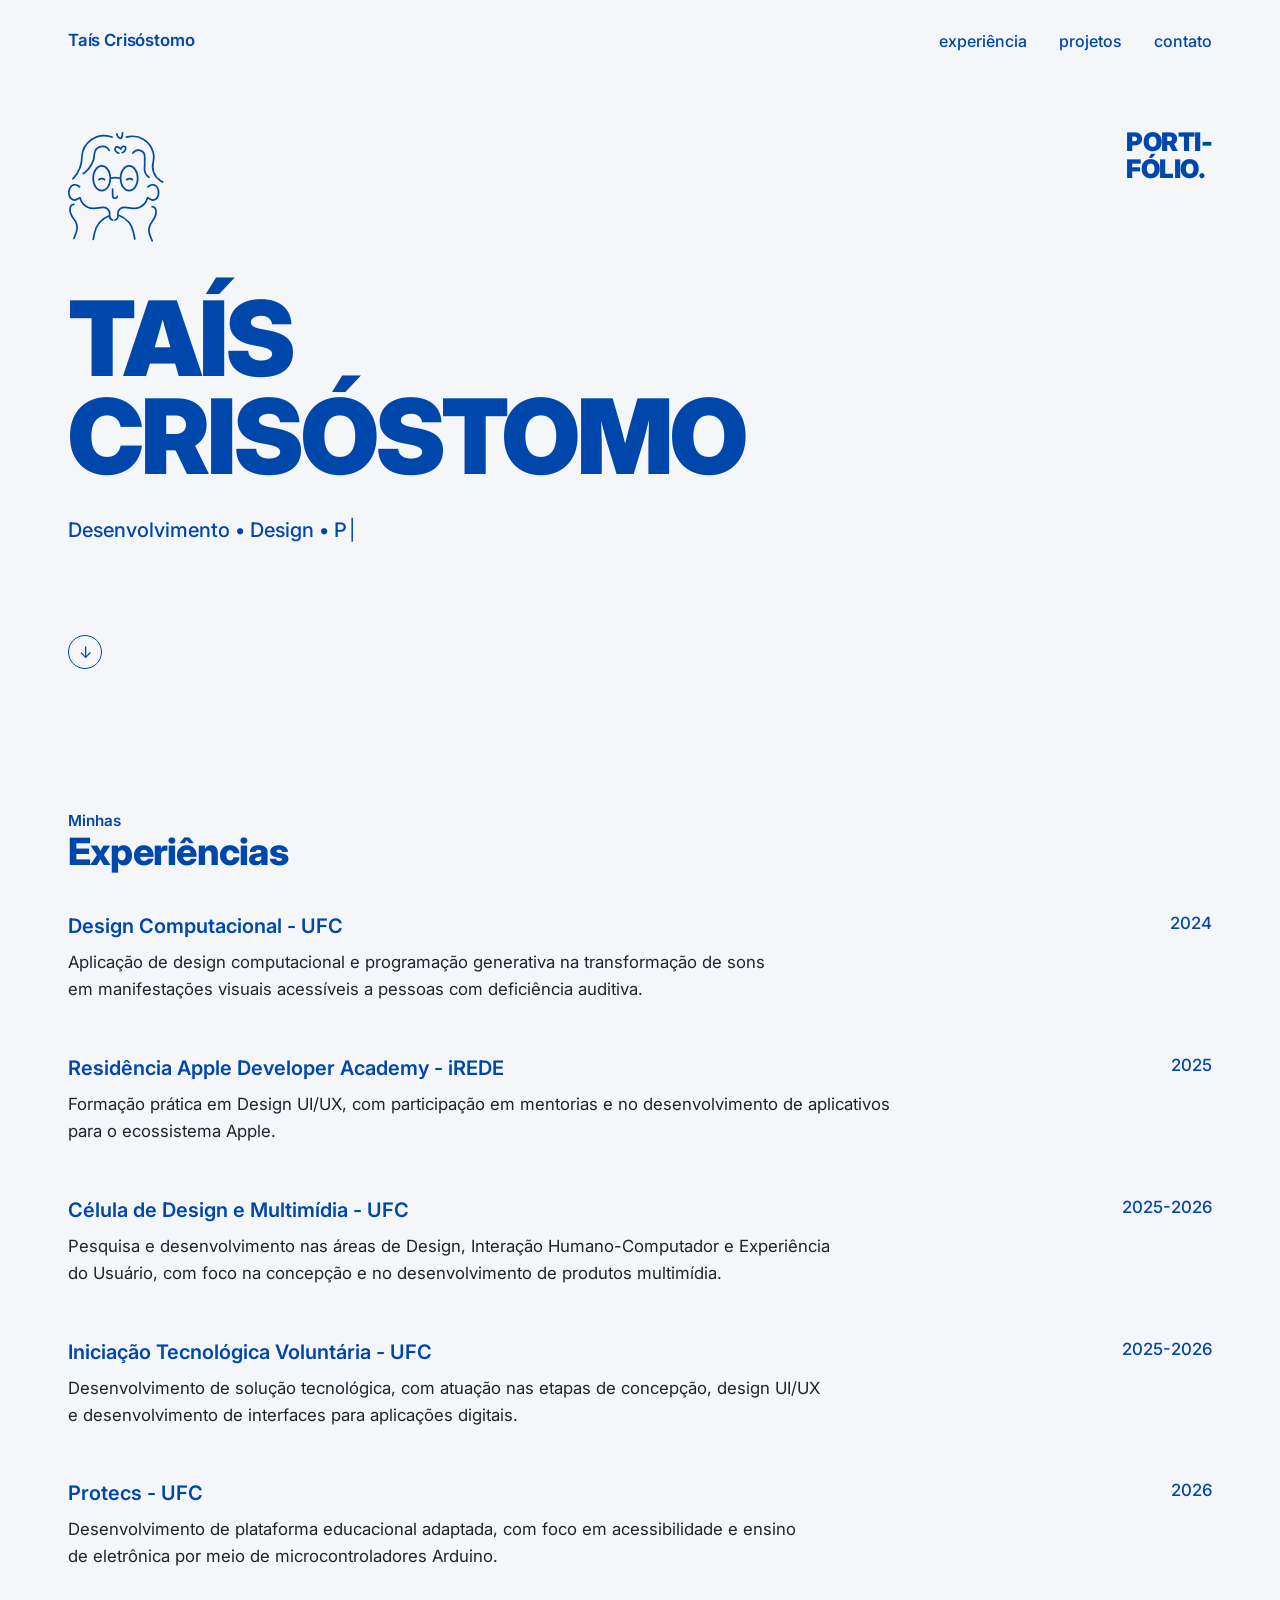
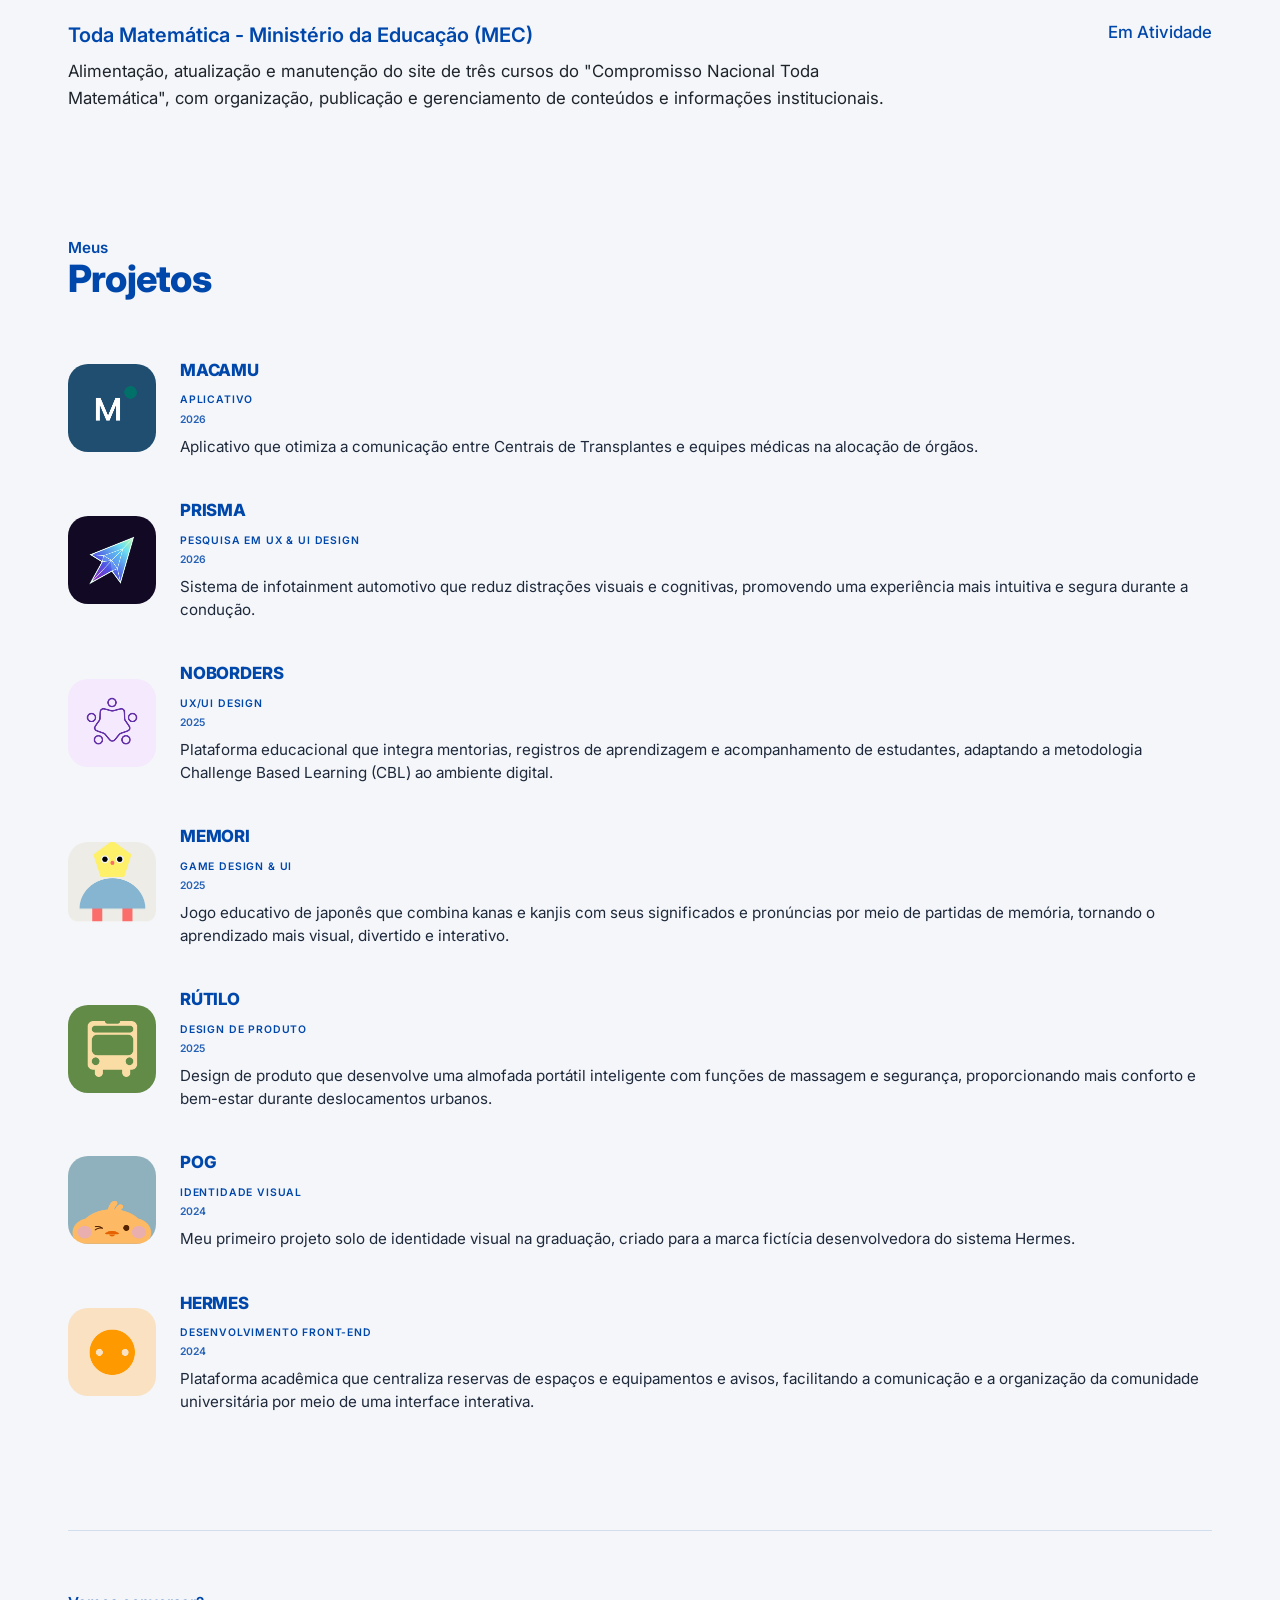
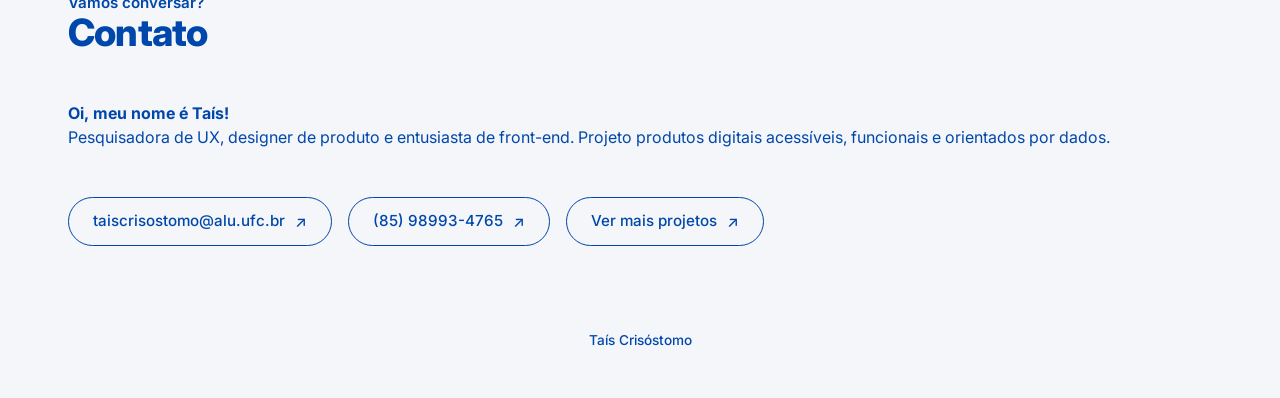
<file: index.html>
<!DOCTYPE html>
<html lang="pt-BR">

<head>
    <meta charset="UTF-8">
    <meta name="viewport" content="width=device-width, initial-scale=1.0">
    <title>Taís Crisóstomo — Portfólio</title>
    <link rel="icon" type="image/png" href="assets/favicon/favicon.png">
    <link rel="preconnect" href="https://fonts.googleapis.com">
    <link rel="preconnect" href="https://fonts.gstatic.com" crossorigin>
    <link href="https://fonts.googleapis.com/css2?family=Inter:wght@400;500;600;700;800;900&display=swap"
        rel="stylesheet">
    <link rel="stylesheet" href="style.css">
</head>

<body>

    <!-- Container que mantém o menu sticky apenas até o fim da Hero -->
    <div class="hero-wrapper">
        <!-- Navegação -->
        <header class="navbar">
            <nav class="container nav-content">
                <a href="#inicio" class="nav-brand">Taís Crisóstomo</a>
                <div class="nav-links">
                    <a href="#experiencia">experiência</a>
                    <a href="#projetos">projetos</a>
                    <a href="#contato">contato</a>
                </div>
            </nav>
        </header>

        <!-- Hero / Início -->
        <main class="container">
            <section id="inicio" class="hero">
                <div class="hero-top">
                    <img src="assets/avatar/avatar.svg" alt="Ilustração Taís Crisóstomo" class="avatar"> <span
                        class="tag-portfolio">PORTI-<br>FÓLIO.</span>
                </div>

                <h1 class="hero-title">TAÍS<br>CRISÓSTOMO</h1>

                <p class="hero-subtitle">
                    <span id="typing-text"></span><span class="cursor">|</span>
                </p>

                <a href="#experiencia" class="scroll-down" aria-label="Rolar para experiências">↓</a>
            </section>
        </main>
    </div>

    <main class="container">
        <!-- Seção Experiências -->
        <section id="experiencia" class="section">
            <div class="section-header">
                <span class="section-label">Minhas</span>
                <h2 class="section-title">Experiências</h2>
            </div>

            <div class="exp-list">
                <article class="exp-item">
                    <div class="exp-info">
                        <h3>Design Computacional - UFC</h3>
                        <p>Aplicação de design computacional e programação generativa na transformação de sons <br> em
                            manifestações visuais acessíveis a pessoas com deficiência auditiva.</p>
                    </div>
                    <span class="exp-year">2024</span>
                </article>

                <article class="exp-item">
                    <div class="exp-info">
                        <h3>Residência Apple Developer Academy - iREDE</h3>
                        <p>Formação prática em Design UI/UX, com participação em mentorias e no desenvolvimento de
                            aplicativos para o ecossistema Apple.</p>
                    </div>
                    <span class="exp-year">2025</span>
                </article>

                <article class="exp-item">
                    <div class="exp-info">
                        <h3>Célula de Design e Multimídia - UFC</h3>
                        <p>Pesquisa e desenvolvimento nas áreas de Design, Interação Humano-Computador e Experiência
                            <br> do Usuário, com foco na concepção e no desenvolvimento de produtos multimídia.
                        </p>
                    </div>
                    <span class="exp-year">2025-2026</span>
                </article>

                <article class="exp-item">
                    <div class="exp-info">
                        <h3>Iniciação Tecnológica Voluntária - UFC</h3>
                        <p>Desenvolvimento de solução tecnológica, com atuação nas etapas de concepção, design UI/UX
                            <br> e desenvolvimento de interfaces para aplicações digitais.
                        </p>
                    </div>
                    <span class="exp-year">2025-2026</span>
                </article>

                <article class="exp-item">
                    <div class="exp-info">
                        <h3>Protecs - UFC</h3>
                        <p>Desenvolvimento de plataforma educacional adaptada, com foco em acessibilidade e ensino <br>
                            de eletrônica por meio de microcontroladores Arduino.</p>
                    </div>
                    <span class="exp-year">2026</span>
                </article>

                <article class="exp-item">
                    <div class="exp-info">
                        <h3>Toda Matemática - Ministério da Educação (MEC)</h3>
                        <p>Alimentação, atualização e manutenção do site de três cursos do "Compromisso Nacional Toda Matemática", com organização, publicação e
                            gerenciamento de conteúdos e informações institucionais.</p>
                    </div>
                    <span class="exp-year">Em Atividade</span>
                </article>
            </div>
        </section>

        <!-- Seção Projetos -->
        <section id="projetos" class="section">
            <div class="section-header">
                <span class="section-label">Meus</span>
                <h2 class="section-title">Projetos</h2>
            </div>

            <a href="https://transplante.virtual.ufc.br/guia/" target="_blank" rel="noopener" class="project-card">
                <img src="assets/icons/macamu.png" alt="Ícone MACAMU" class="project-icon">
                <div class="project-info">
                    <h3>MACAMU</h3>
                    <span class="project-tag">Aplicativo</span>

                    <span class="project-year">2026</span>
                    <p>Aplicativo que otimiza a comunicação entre Centrais de Transplantes e equipes médicas na alocação
                        de órgãos.</p>
                </div>
            </a>

            <a href="prisma.html" class="project-card">
                <img src="assets/icons/prisma.png" alt="Ícone PRISMA" class="project-icon">
                <div class="project-info">
                    <h3>PRISMA</h3>
                    <span class="project-tag">Pesquisa em UX & UI Design</span>

                    <span class="project-year">2026</span>
                    <p>Sistema de infotainment automotivo que reduz distrações visuais e cognitivas, promovendo uma
                        experiência mais intuitiva e segura durante a condução.</p>
                </div>
            </a>

            <a href="noborders.html" class="project-card">
                <img src="assets/icons/noborders.png" alt="Ícone NOBORDERS" class="project-icon">
                <div class="project-info">
                    <h3>NOBORDERS</h3>
                    <span class="project-tag">UX/UI Design</span>
                    <span class="project-year">2025</span>
                    <p>Plataforma educacional que integra mentorias, registros de aprendizagem e acompanhamento de
                        estudantes, adaptando a metodologia Challenge Based Learning (CBL) ao ambiente digital.</p>
                </div>
            </a>

            <a href="memori.html" class="project-card">
                <img src="assets/icons/memori.png" alt="Ícone MEMORI" class="project-icon">
                <div class="project-info">
                    <h3>MEMORI</h3>
                    <span class="project-tag">Game Design & UI</span>
                    <span class="project-year">2025</span>
                    <p>Jogo educativo de japonês que combina kanas e kanjis com seus significados e pronúncias por meio
                        de partidas de memória, tornando o aprendizado mais visual, divertido e interativo.</p>
                </div>
            </a>

            <a href="rutilo.html" class="project-card">
                <img src="assets/icons/rutilo.png" alt="Ícone RÚTILO" class="project-icon">
                <div class="project-info">
                    <h3>RÚTILO</h3>
                    <span class="project-tag">Design de Produto</span>
                    <span class="project-year">2025</span>
                    <p>Design de produto que desenvolve uma almofada portátil inteligente com funções de massagem e
                        segurança, proporcionando mais conforto e bem-estar durante deslocamentos urbanos.</p>
                </div>
            </a>

              <a href="pog.html" class="project-card">
                <img src="assets/icons/pog.png" alt="Ícone POG" class="project-icon">
                <div class="project-info">
                    <h3>POG</h3>
                    <span class="project-tag">Identidade Visual</span>

                    <span class="project-year">2024</span>
                    <p>Meu primeiro projeto solo de identidade visual na graduação, criado para a marca fictícia
                        desenvolvedora do sistema Hermes.</p>
                </div>
            </a>
            </div>

            <a href="https://github.com/POG-SMD/POG-Frontend" target="_blank" rel="noopener" class="project-card">
                <img src="assets/icons/hermes.png" alt="Ícone HERMES" class="project-icon">
                <div class="project-info">
                    <h3>HERMES</h3>
                    <span class="project-tag">Desenvolvimento Front-end</span>

                    <span class="project-year">2024</span>
                    <p>Plataforma acadêmica que centraliza reservas de espaços e equipamentos e avisos, facilitando a
                        comunicação e a organização da comunidade universitária por meio de uma interface interativa.
                    </p>
                </div>
            </a>

        </section>

        <!-- Seção Contato -->
        <section id="contato" class="section contact-section">
            <div class="section-header">
                <span class="section-label">Vamos conversar?</span>
                <h2 class="section-title">Contato</h2>
            </div>
            <p><br><b>Oi, meu nome é Taís!</b> <br>
                Pesquisadora de UX, designer de produto e entusiasta de front-end.
                Projeto produtos digitais acessíveis, funcionais e orientados por dados.<br><br><br></p>
        

            <div class="contact-pills">
                <a href="mailto:taiscrisostomo@alu.ufc.br" class="contact-pill">
                    <span>taiscrisostomo@alu.ufc.br</span>
                    <span class="pill-arrow">↗</span>
                </a>
                <a href="https://wa.me/5585989934765" target="_blank" rel="noopener" class="contact-pill">
                    <span>(85) 98993-4765</span>
                    <span class="pill-arrow">↗</span>
                </a>
                <a href="https://www.behance.net/tascrisstomo" target="_blank" rel="noopener" class="contact-pill">
                    <span>Ver mais projetos</span>
                    <span class="pill-arrow">↗</span>
                </a>
            </div>
        </section>

        <!-- Rodapé -->
        <footer class="footer container">
            <p>Taís Crisóstomo</p>
        </footer>

        <!-- Script da animação de digitação -->
        <script>
            const text = "Desenvolvimento • Design • Pesquisa • Inovação";
            const typingElement = document.getElementById("typing-text");
            let index = 0;

            function typeWriter() {
                if (index < text.length) {
                    typingElement.textContent += text.charAt(index);
                    index++;
                    setTimeout(typeWriter, 45);
                }
            }

            window.addEventListener("DOMContentLoaded", () => {
                setTimeout(typeWriter, 300);
            });
        </script>

</body>

</html>
</file>
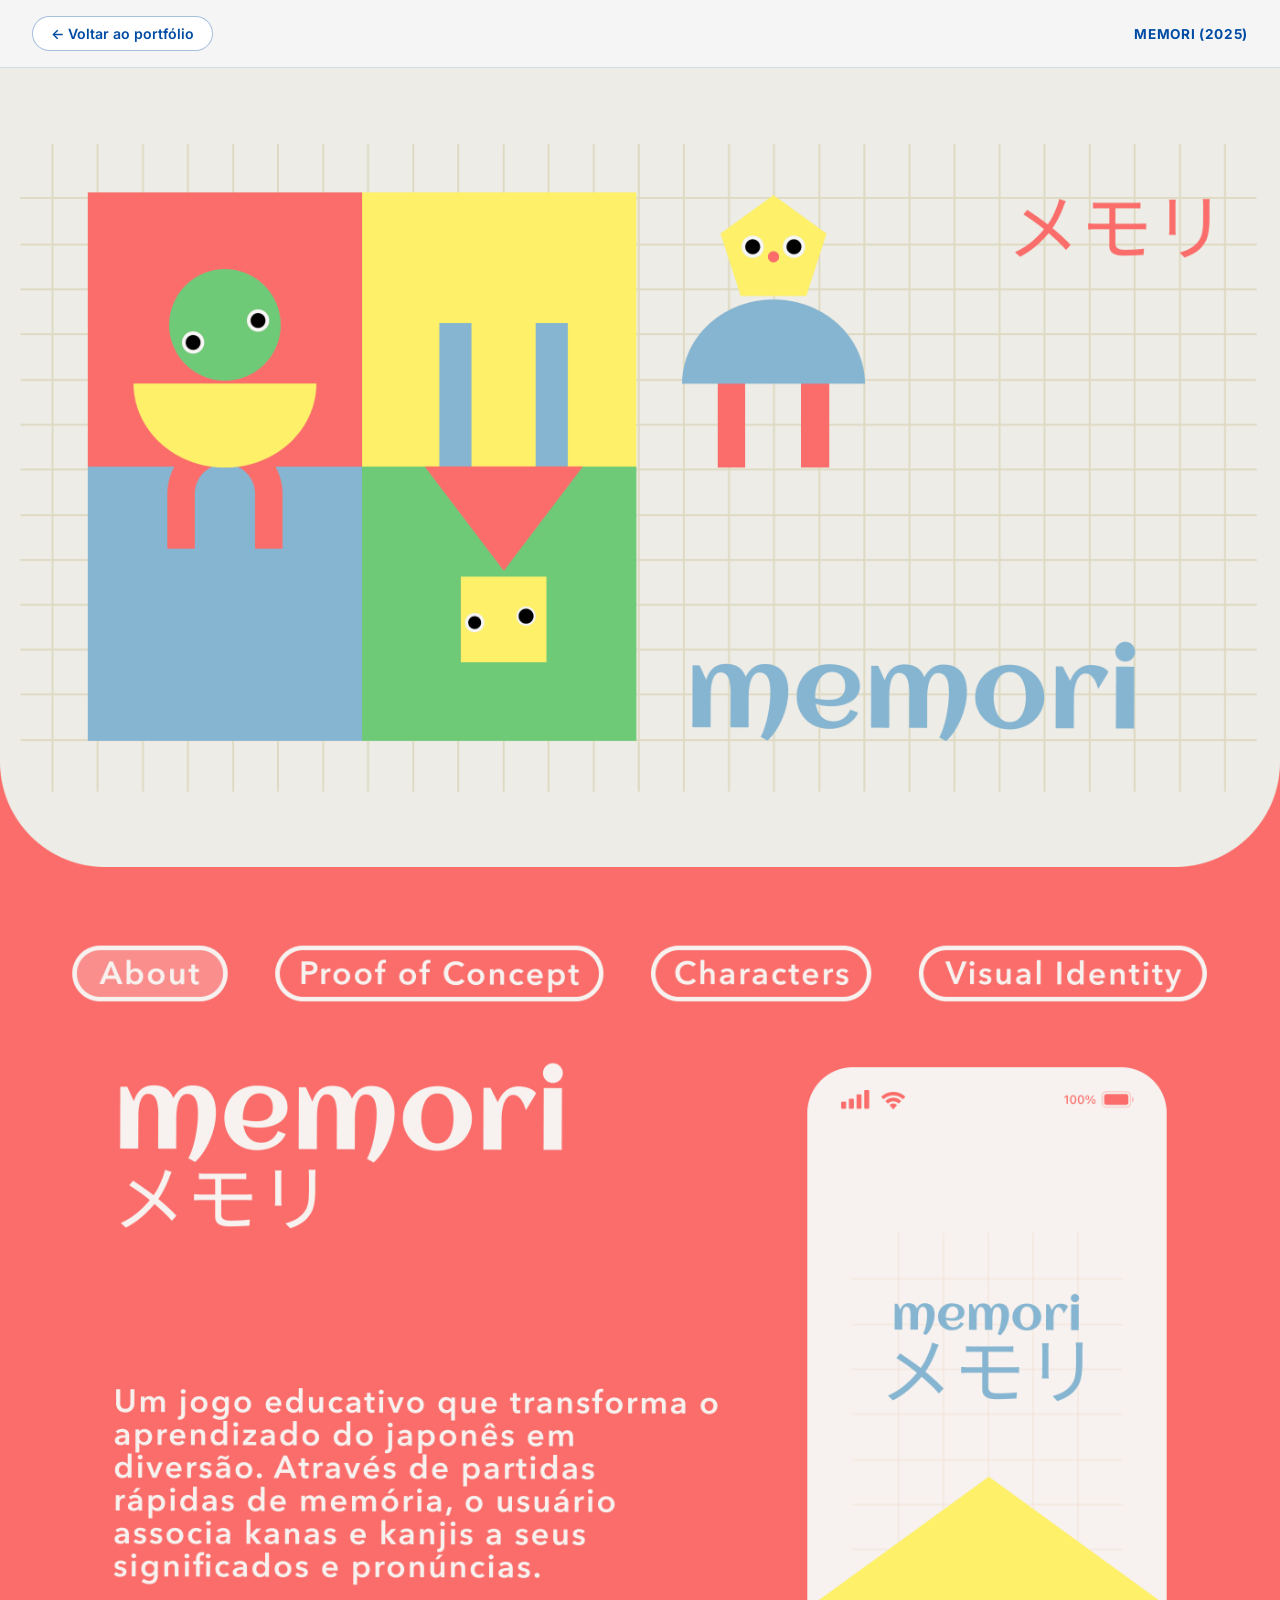
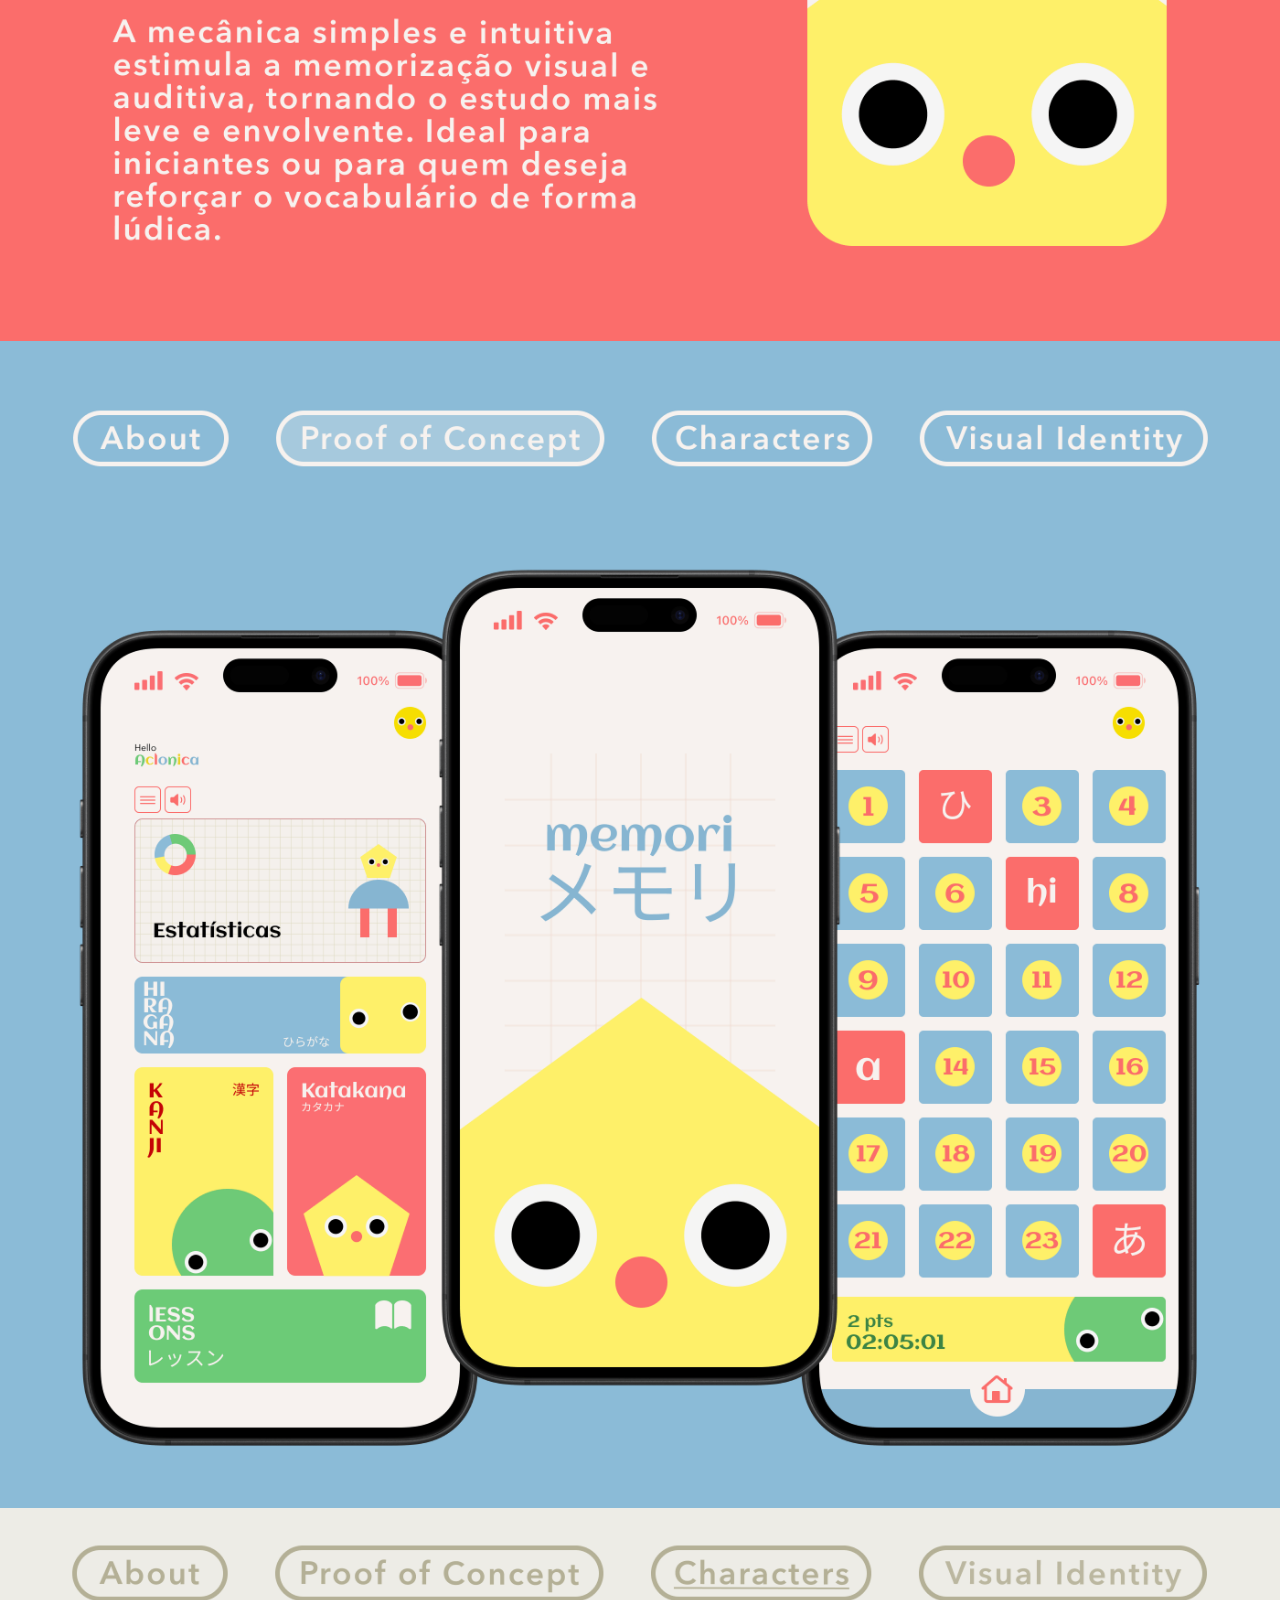
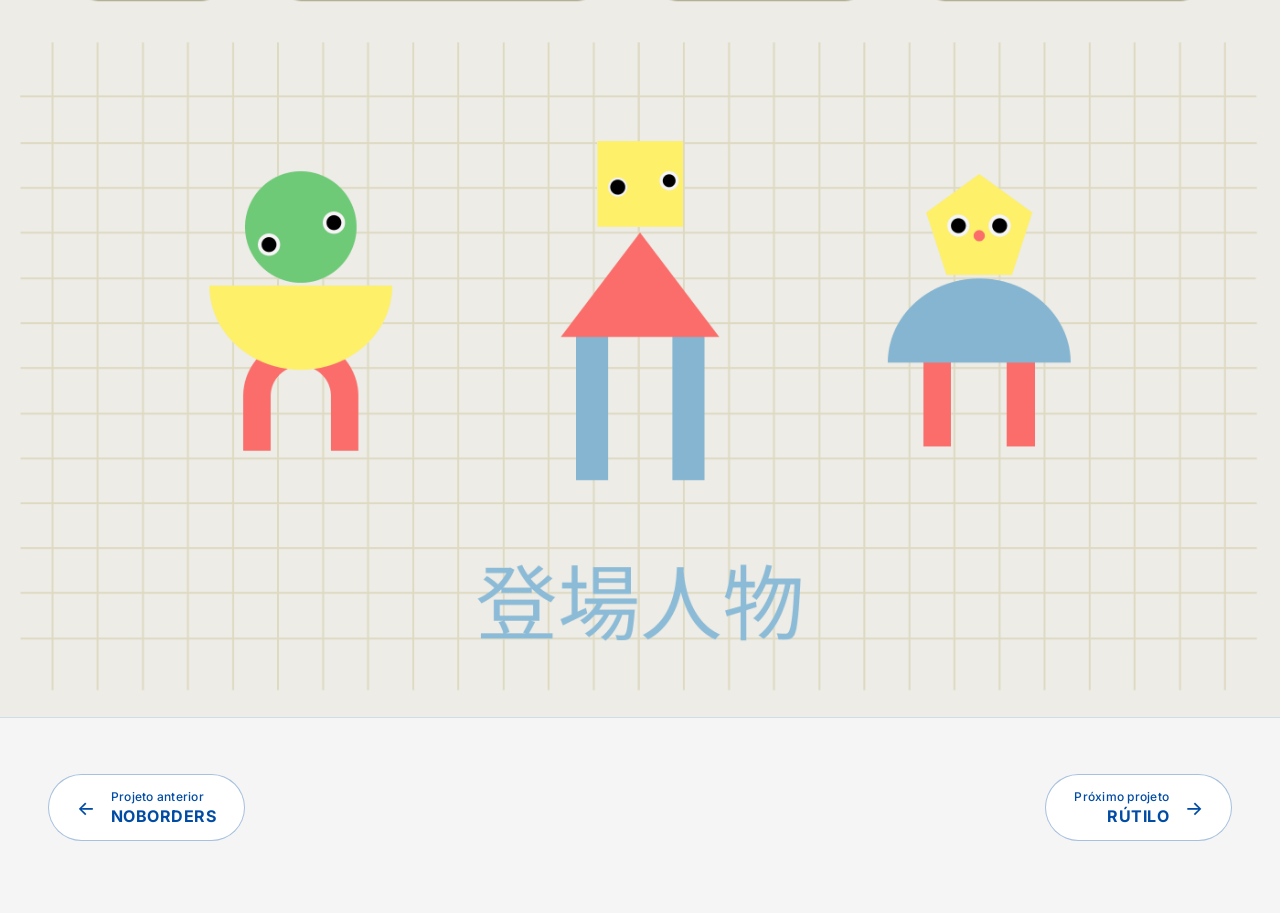
<file: memori.html>
<!DOCTYPE html>
<html lang="pt-BR">
<head>
  <meta charset="UTF-8">
  <meta name="viewport" content="width=device-width, initial-scale=1.0">
  <title>MEMORI — Taís Crisóstomo</title>
  <link rel="icon" type="image/png" href="assets/favicon/favicon.png">
  <link href="https://fonts.googleapis.com/css2?family=Inter:wght@500;600;700&display=swap" rel="stylesheet">
  <link rel="stylesheet" href="projeto.css">
</head>
<body>

  <header class="top-bar">
    <a href="index.html#projetos" class="btn-back">← Voltar ao portfólio</a>
    <span class="project-badge">MEMORI (2025)</span>
  </header>

  <main class="case-container">
    <img src="assets/cases/memori/memori-01.png" alt="MEMORI - Parte 1" class="case-slice">
    <img src="assets/cases/memori/memori-02.png" alt="MEMORI - Parte 2" class="case-slice" loading="lazy">
    <img src="assets/cases/memori/memori-03.png" alt="MEMORI - Parte 3" class="case-slice" loading="lazy">
    <img src="assets/cases/memori/memori-04.png" alt="MEMORI - Parte 4" class="case-slice" loading="lazy">
  </main>

<footer class="bottom-nav">
    <a href="noborders.html" class="nav-btn prev">
      <span class="nav-arrow">←</span>
      <div class="nav-text">
        <span class="nav-label">Projeto anterior</span>
        <span class="nav-title">NOBORDERS</span>
      </div>
    </a>

    <a href="rutilo.html" class="nav-btn next">
      <div class="nav-text">
        <span class="nav-label">Próximo projeto</span>
        <span class="nav-title">RÚTILO</span>
      </div>
      <span class="nav-arrow">→</span>
    </a>
  </footer>

</body>
</html>
</file>
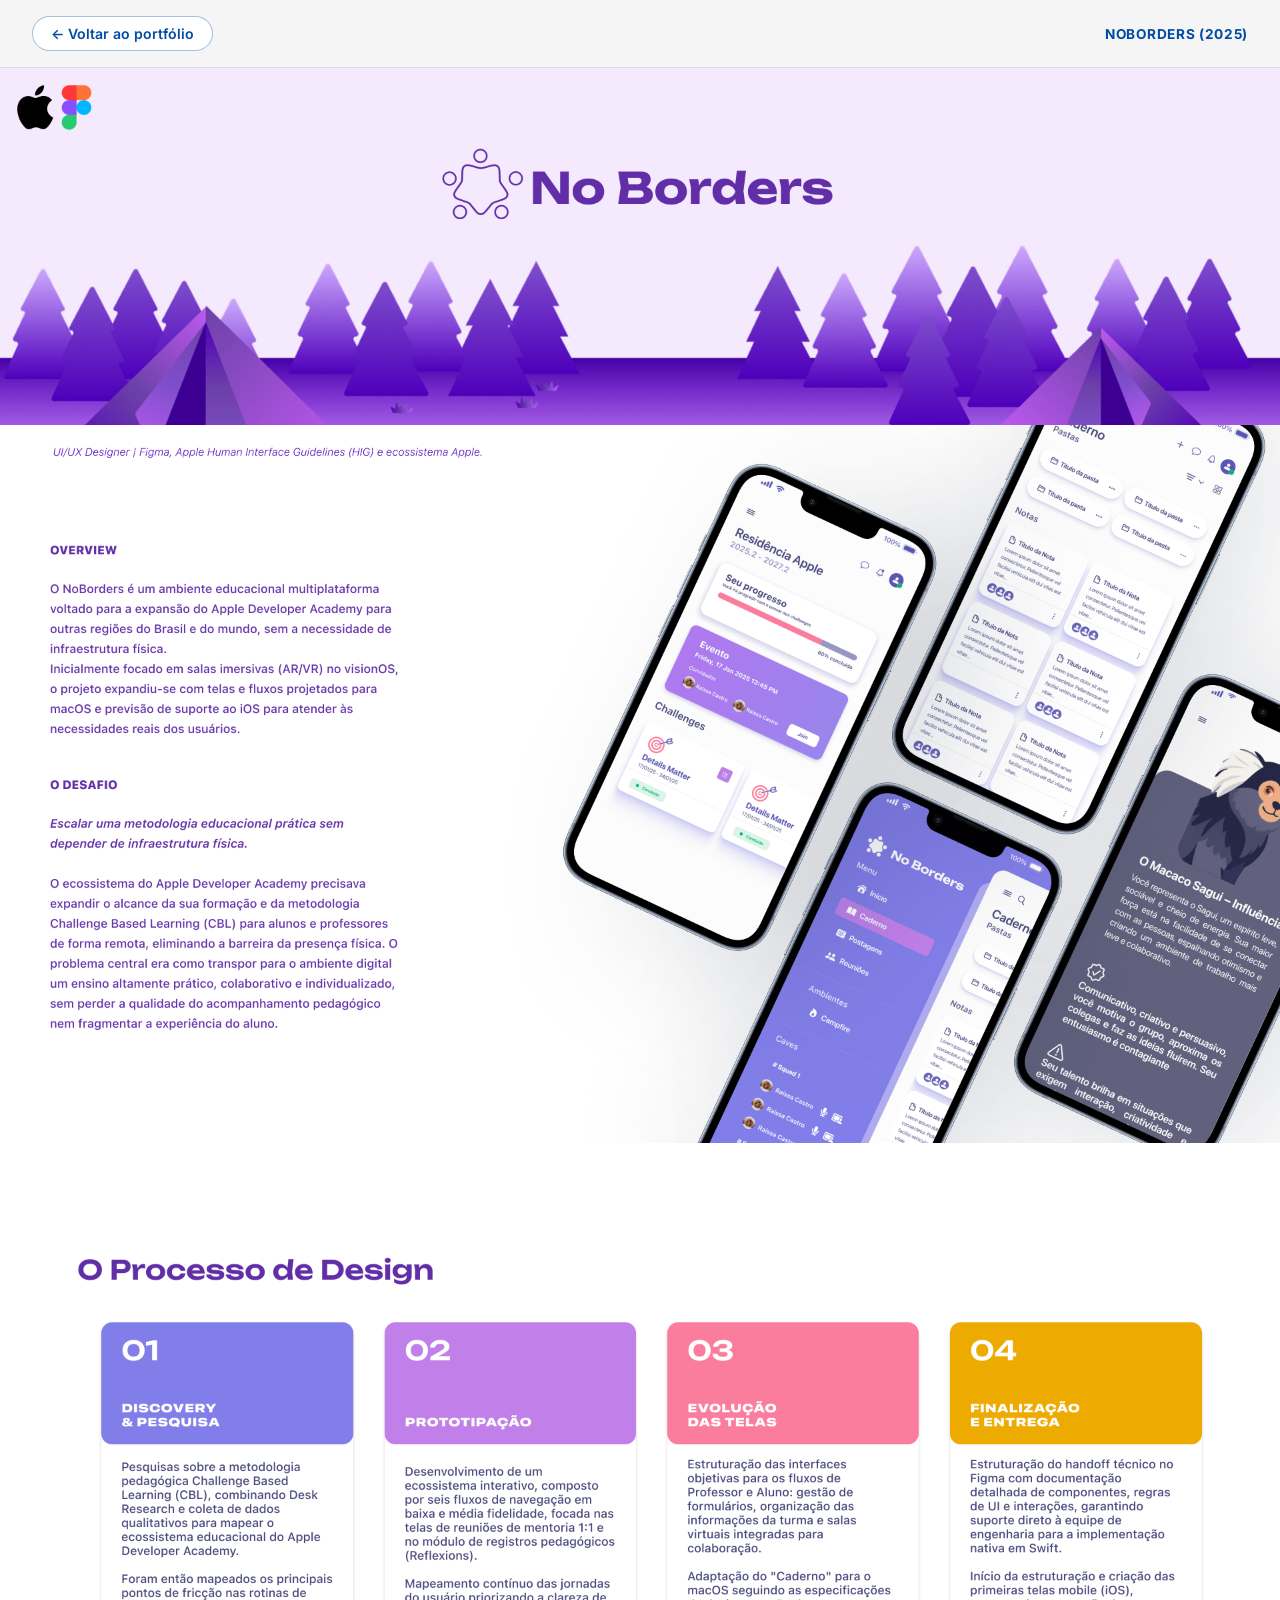
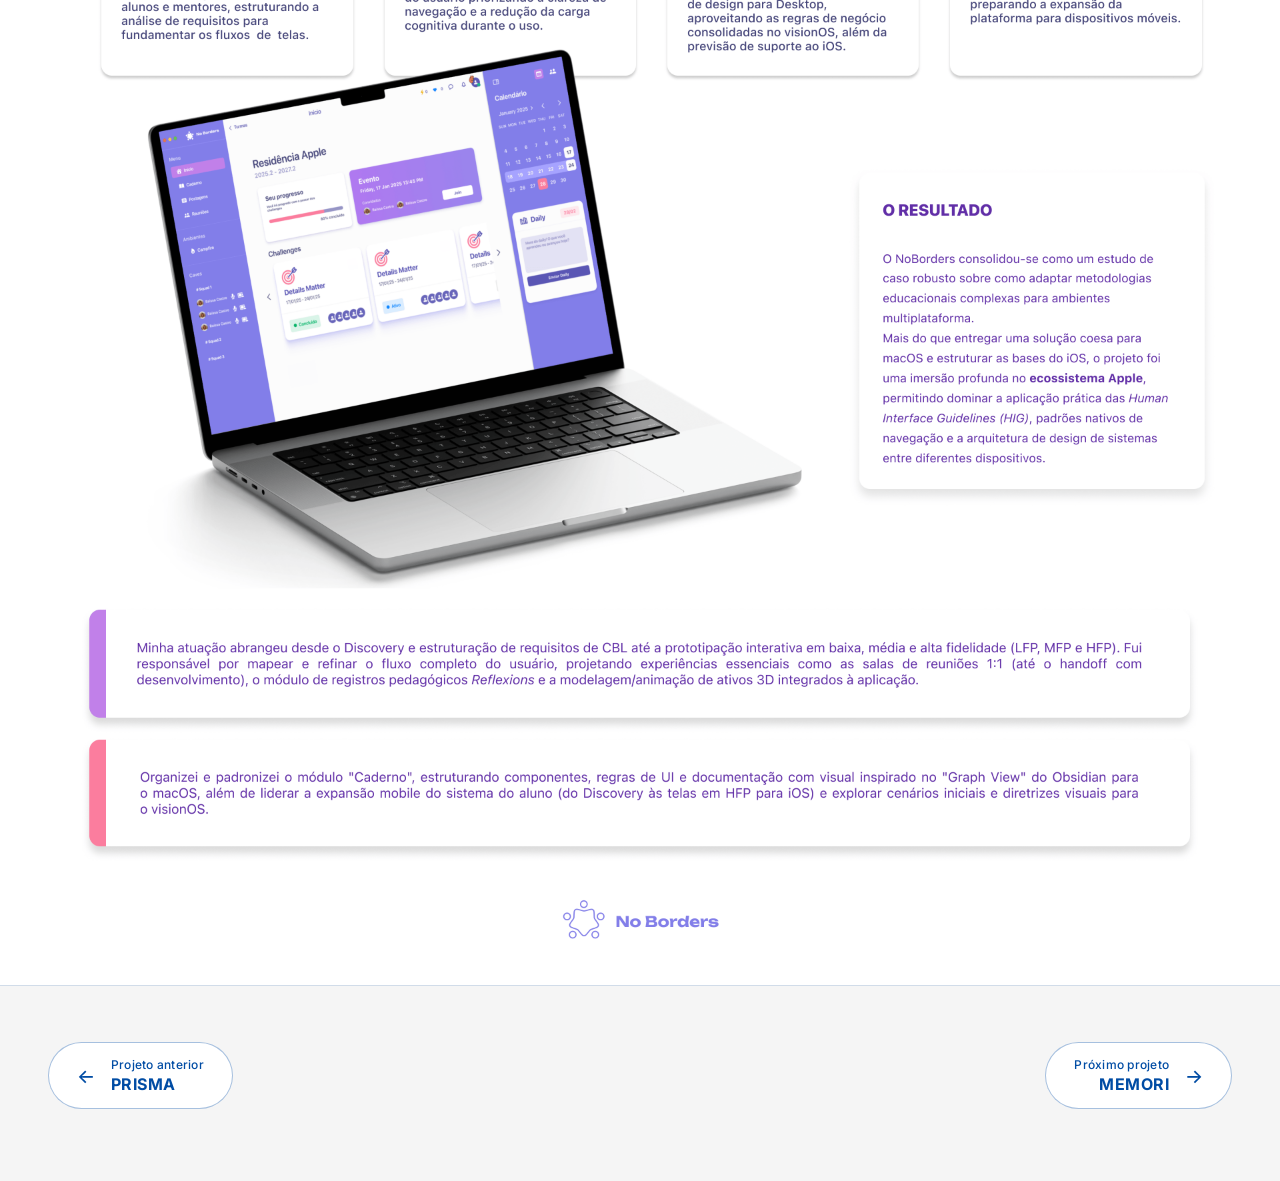
<file: noborders.html>
<!DOCTYPE html>
<html lang="pt-BR">
<head>
  <meta charset="UTF-8">
  <meta name="viewport" content="width=device-width, initial-scale=1.0">
  <title>NOBORDERS — Taís Crisóstomo</title>
  <link rel="icon" type="image/png" href="assets/favicon/favicon.png">
  <link href="https://fonts.googleapis.com/css2?family=Inter:wght@500;600;700&display=swap" rel="stylesheet">
  <link rel="stylesheet" href="projeto.css">
  <style>
    /* Opcional: personalize aqui se o NOBORDERS tiver fundo claro ou outra cor */
    :root {
      --page-bg: #000000;
      --bar-bg: rgba(0, 0, 0, 0.85);
      --text-color: #FFFFFF;
      --text-muted: rgba(255, 255, 255, 0.55);
      --border-color: rgba(255, 255, 255, 0.12);
      --btn-bg: rgba(255, 255, 255, 0.05);
      --btn-hover-bg: rgba(255, 255, 255, 0.12);
      --btn-hover-border: rgba(255, 255, 255, 0.35);
    }
  </style>
</head>
<body>

  <header class="top-bar">
    <a href="index.html#projetos" class="btn-back">← Voltar ao portfólio</a>
    <span class="project-badge">NOBORDERS (2025)</span>
  </header>

  <main class="case-container">
    <img src="assets/cases/noborders/noborders-01.png" alt="NOBORDERS - Parte 1" class="case-slice">
    <img src="assets/cases/noborders/noborders-02.png" alt="NOBORDERS - Parte 2" class="case-slice" loading="lazy">
    <img src="assets/cases/noborders/noborders-03.png" alt="NOBORDERS - Parte 3" class="case-slice" loading="lazy">
    <img src="assets/cases/noborders/noborders-04.png" alt="NOBORDERS - Parte 4" class="case-slice" loading="lazy">
  </main>

<footer class="bottom-nav">
    <a href="prisma.html" class="nav-btn prev">
      <span class="nav-arrow">←</span>
      <div class="nav-text">
        <span class="nav-label">Projeto anterior</span>
        <span class="nav-title">PRISMA</span>
      </div>
    </a>

    <a href="memori.html" class="nav-btn next">
      <div class="nav-text">
        <span class="nav-label">Próximo projeto</span>
        <span class="nav-title">MEMORI</span>
      </div>
      <span class="nav-arrow">→</span>
    </a>
  </footer>

</body>
</html>
</file>
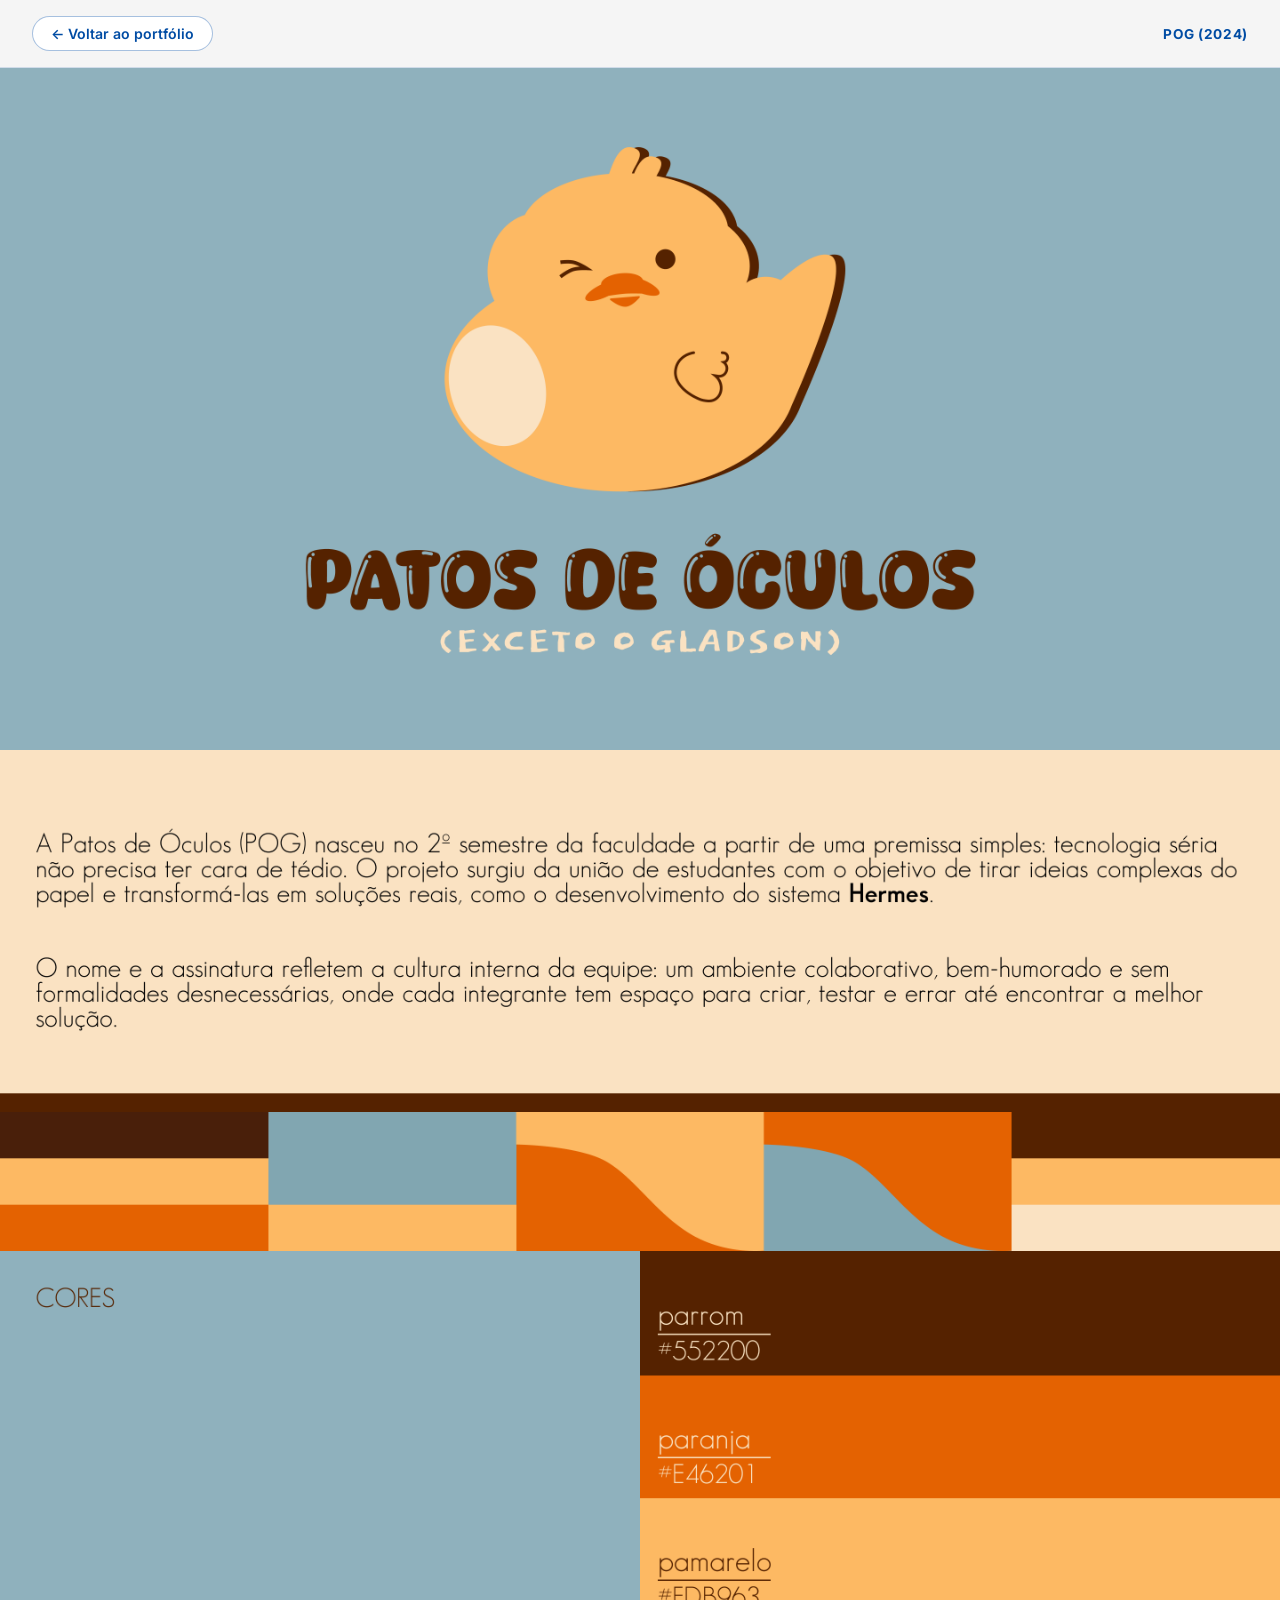
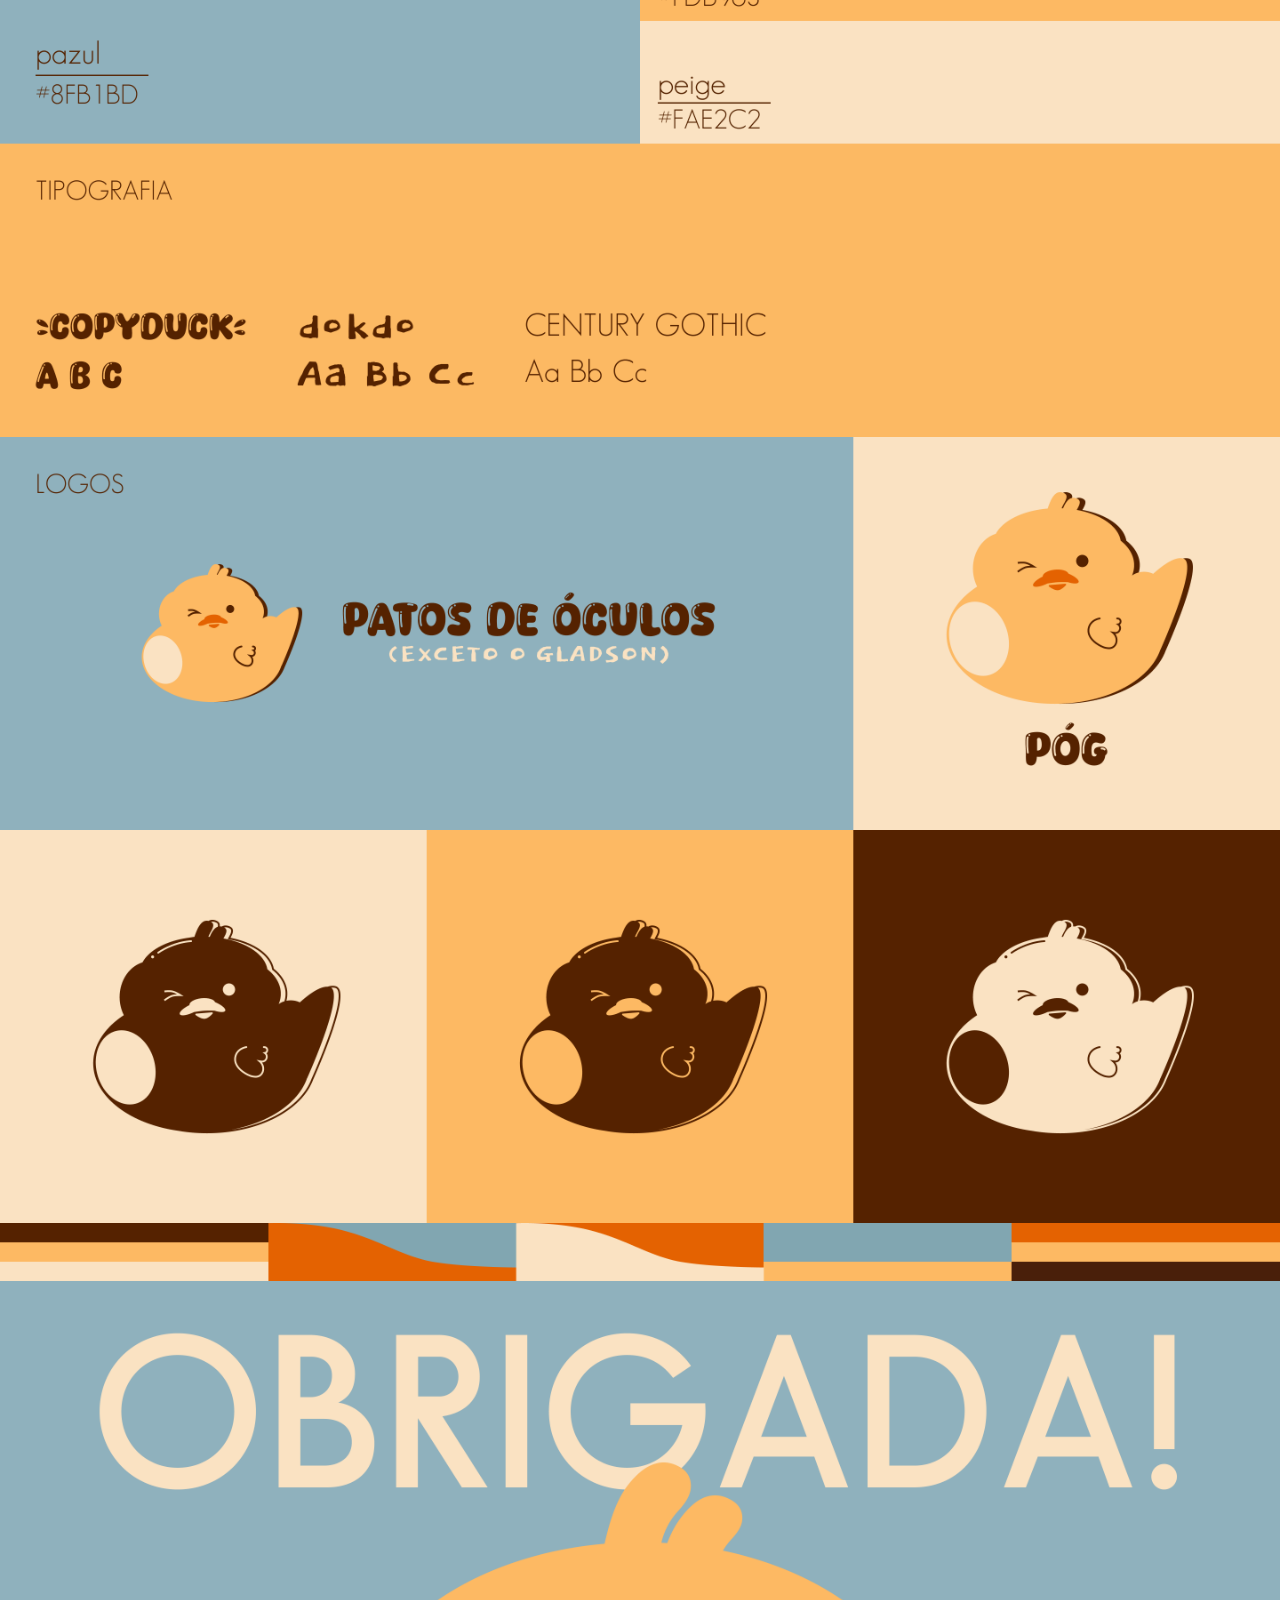
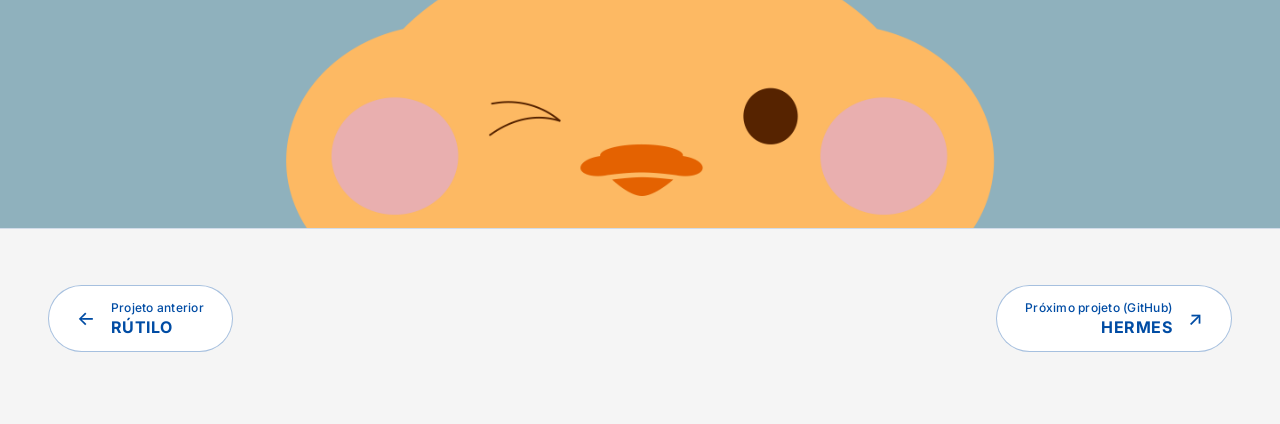
<file: pog.html>
<!DOCTYPE html>
<html lang="pt-BR">
<head>
  <meta charset="UTF-8">
  <meta name="viewport" content="width=device-width, initial-scale=1.0">
  <title>POG — Taís Crisóstomo</title>
  <link rel="icon" type="image/png" href="assets/favicon/favicon.png">
  <link href="https://fonts.googleapis.com/css2?family=Inter:wght@500;600;700&display=swap" rel="stylesheet">
  <link rel="stylesheet" href="projeto.css">
</head>
<body>

  <header class="top-bar">
    <a href="index.html#projetos" class="btn-back">← Voltar ao portfólio</a>
    <span class="project-badge">POG (2024)</span>
  </header>

  <main class="case-container">
    <img src="assets/cases/pog/pog-01.png" alt="POG - Parte 1" class="case-slice">
    <img src="assets/cases/pog/pog-02.png" alt="POG - Parte 2" class="case-slice" loading="lazy">
    <img src="assets/cases/pog/pog-03.png" alt="POG - Parte 3" class="case-slice" loading="lazy">
    <img src="assets/cases/pog/pog-04.png" alt="POG - Parte 4" class="case-slice" loading="lazy">
    <img src="assets/cases/pog/pog-05.png" alt="POG - Parte 5" class="case-slice" loading="lazy">
    <img src="assets/cases/pog/pog-06.png" alt="POG - Parte 6" class="case-slice" loading="lazy">
    <img src="assets/cases/pog/pog-07.png" alt="POG - Parte 7" class="case-slice" loading="lazy">
  </main>

<footer class="bottom-nav">
    <a href="rutilo.html" class="nav-btn prev">
      <span class="nav-arrow">←</span>
      <div class="nav-text">
        <span class="nav-label">Projeto anterior</span>
        <span class="nav-title">RÚTILO</span>
      </div>
    </a>

    <a href="https://github.com/POG-SMD/POG-Frontend" target="_blank" rel="noopener" class="nav-btn next">
      <div class="nav-text">
        <span class="nav-label">Próximo projeto (GitHub)</span>
        <span class="nav-title">HERMES</span>
      </div>
      <span class="nav-arrow">↗</span>
    </a>
  </footer>

</body>
</html>
</file>
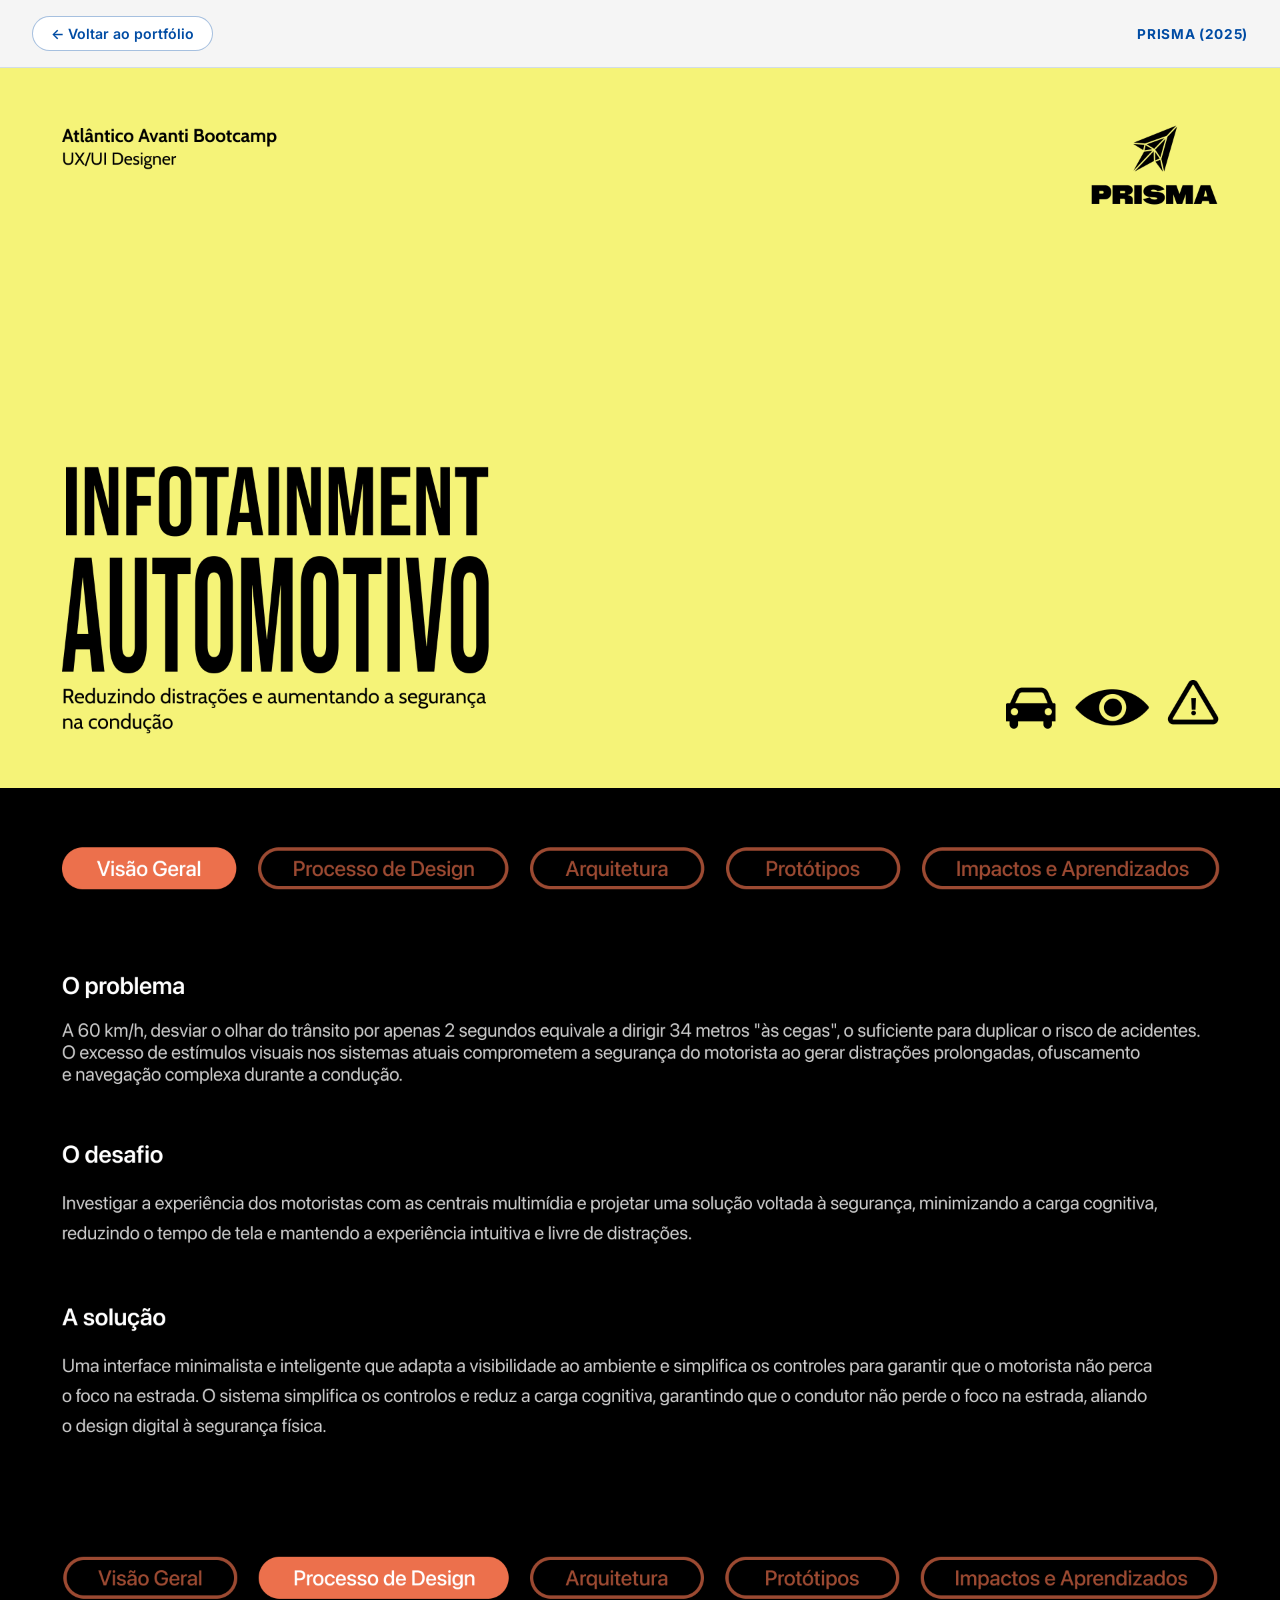
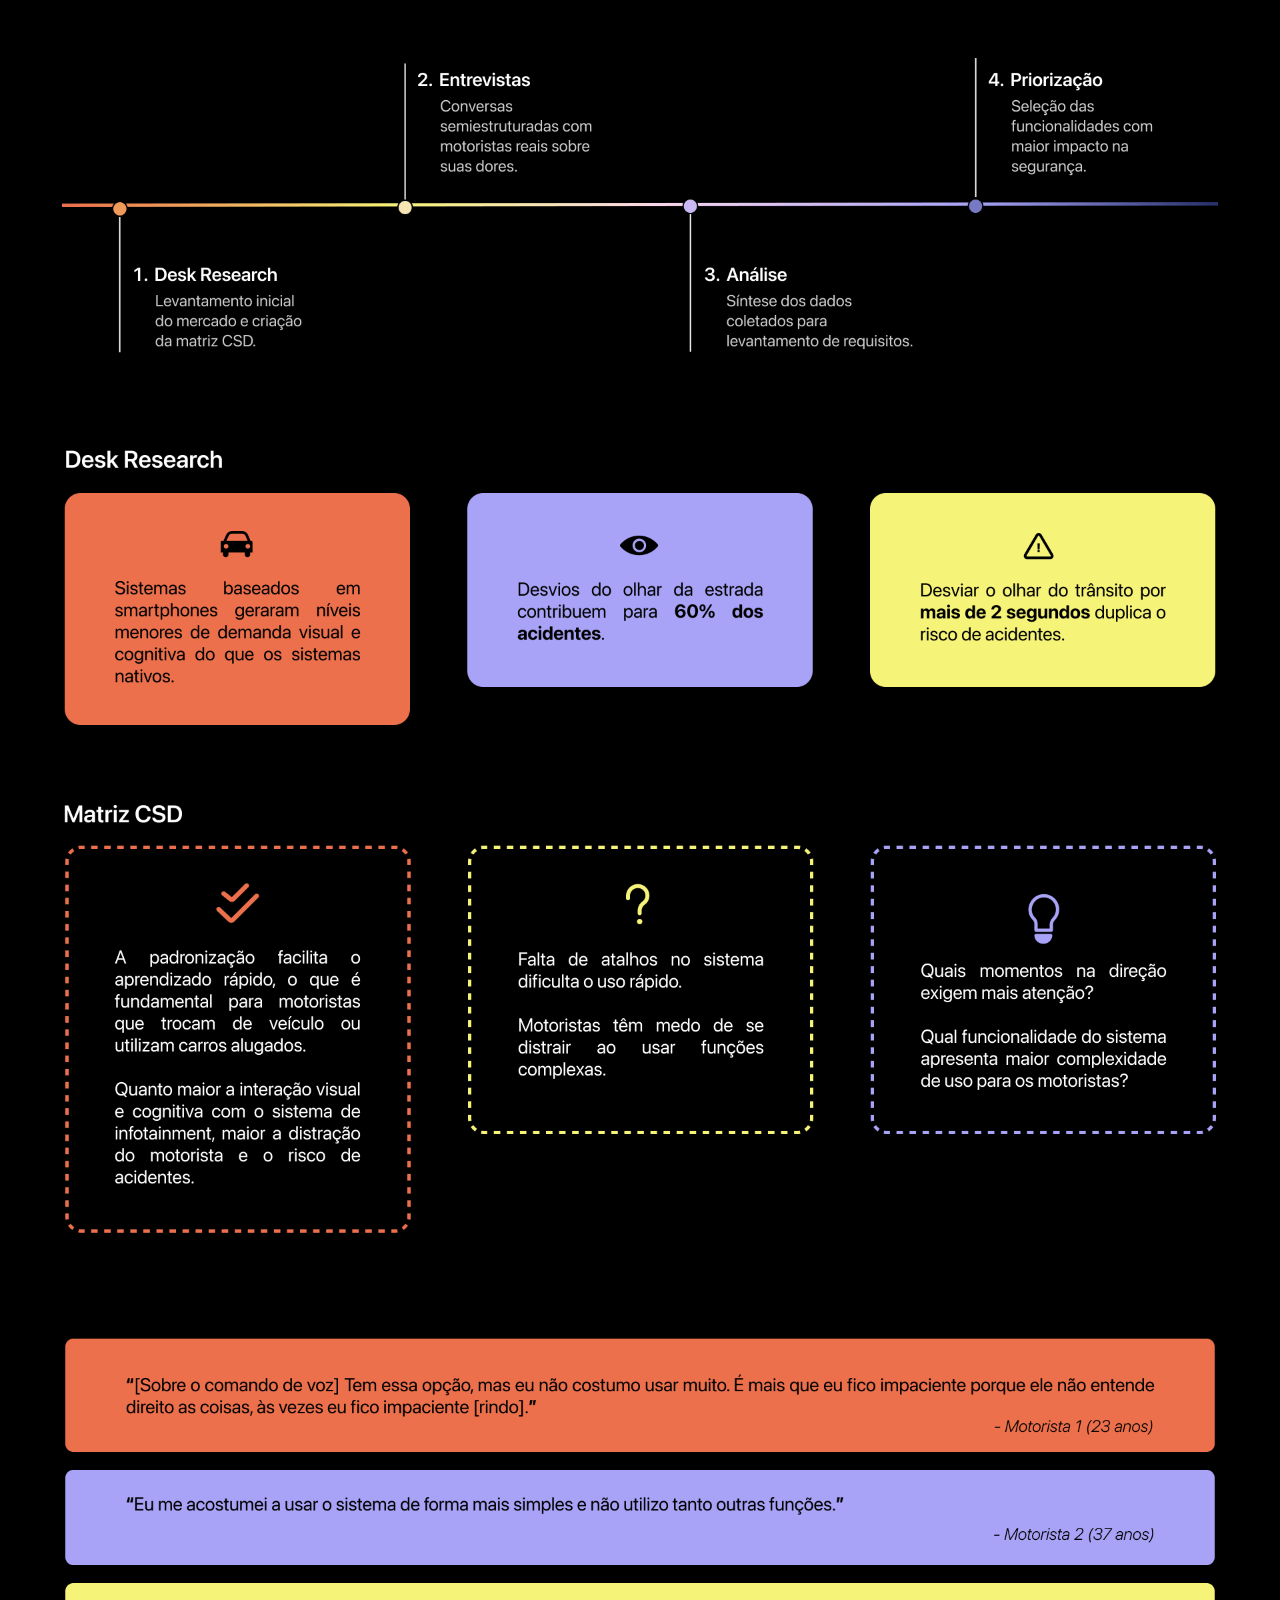
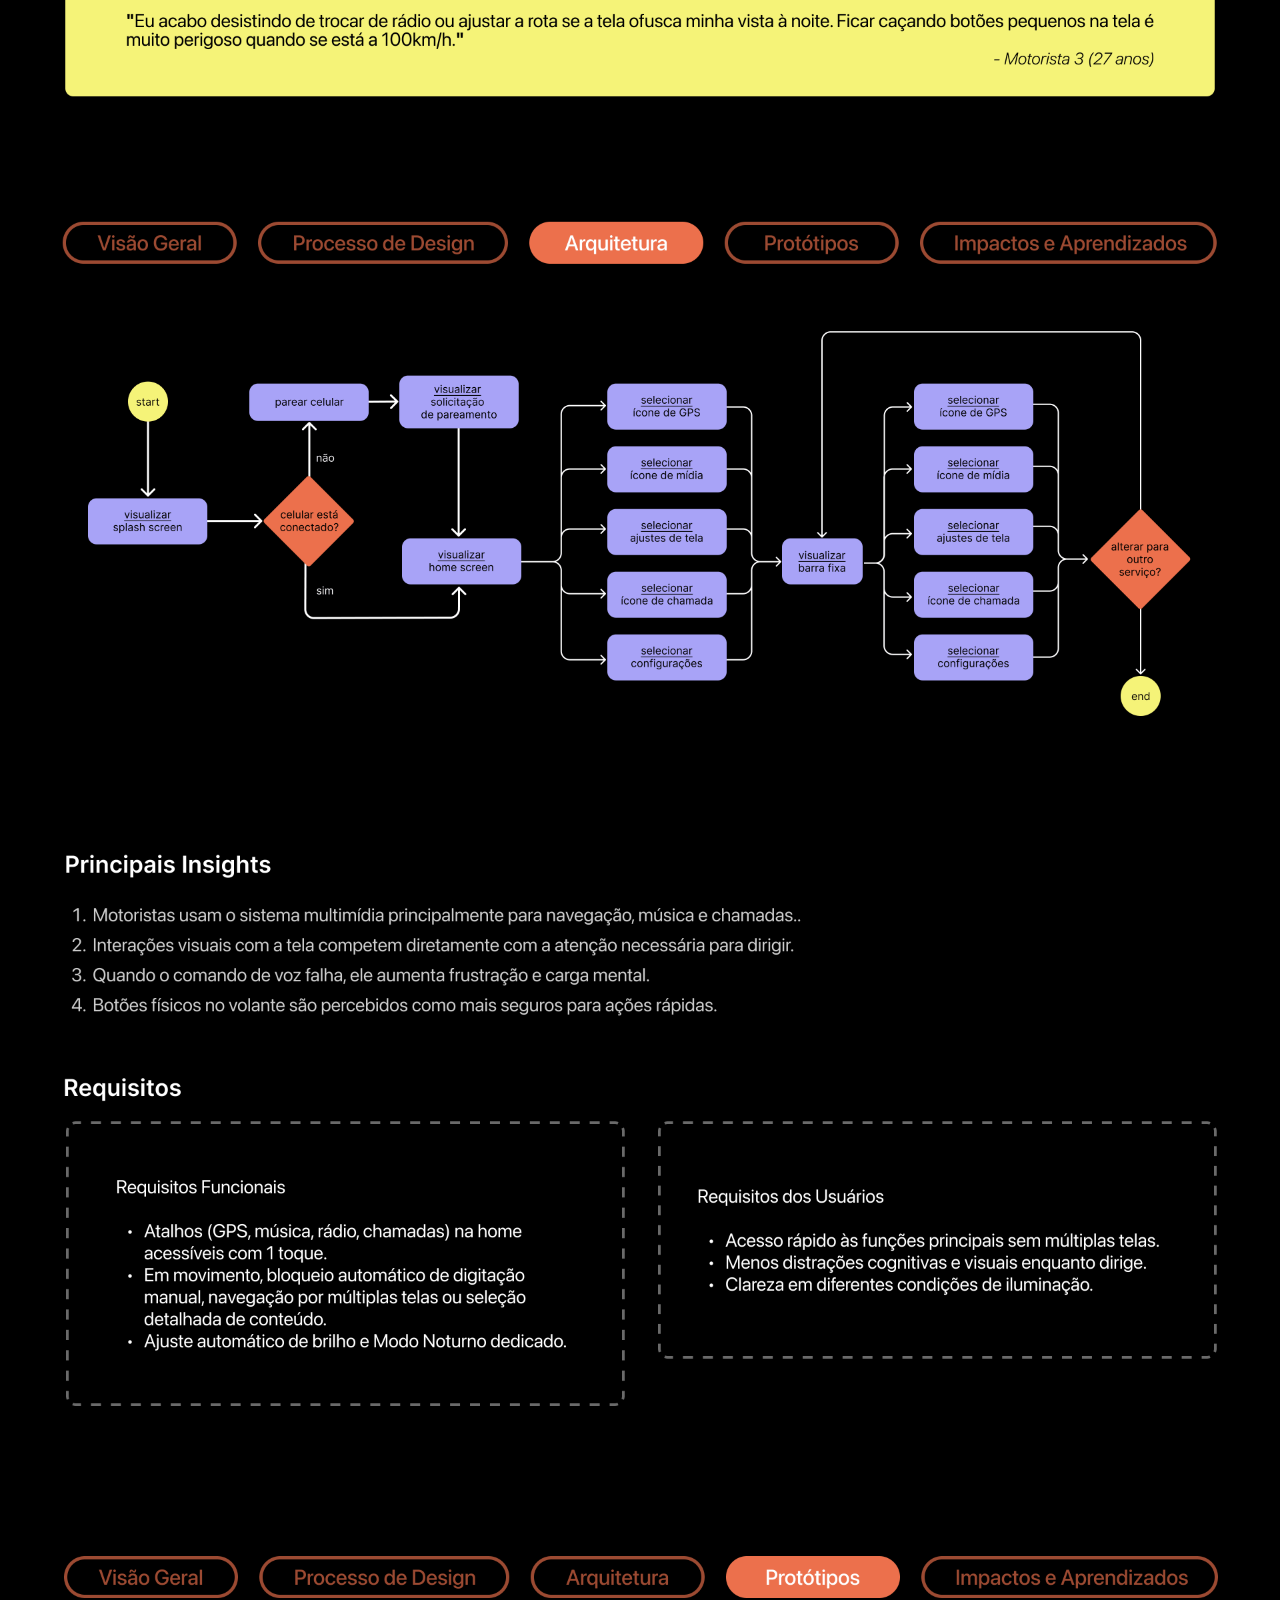
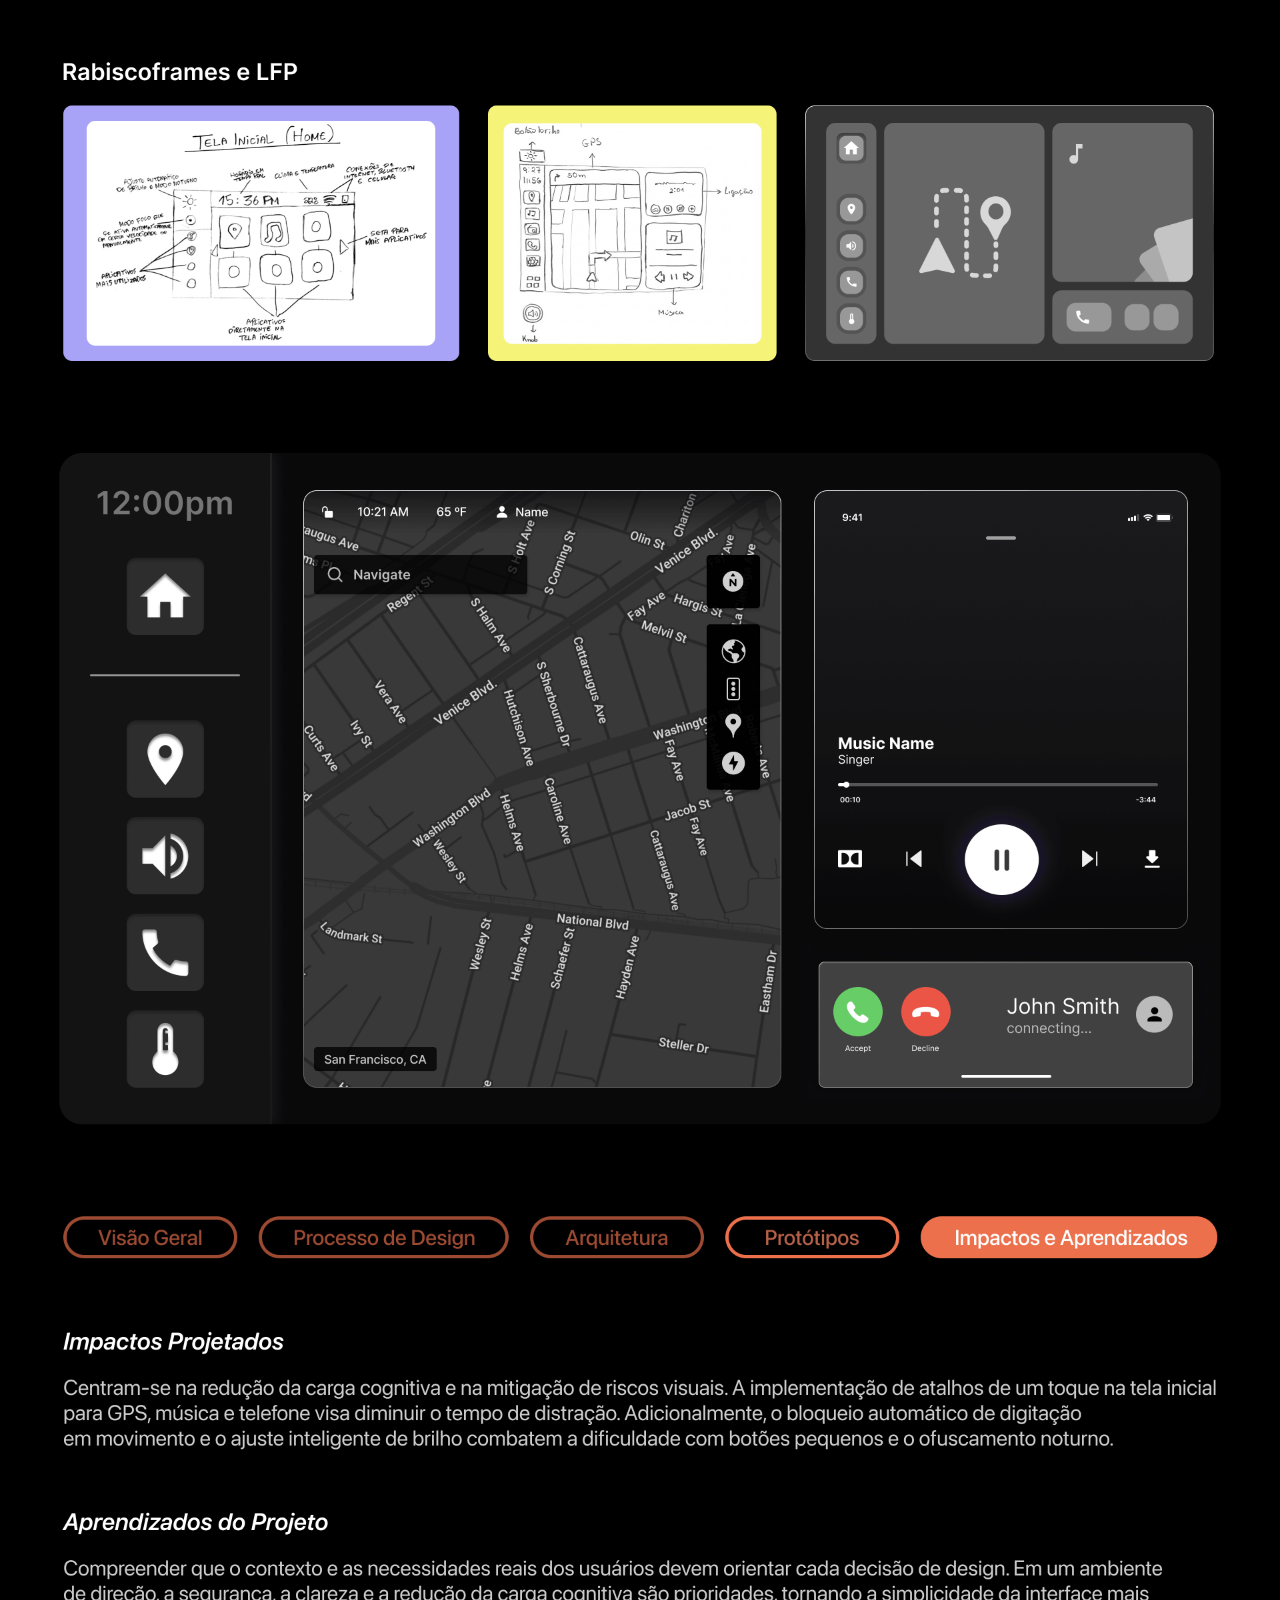
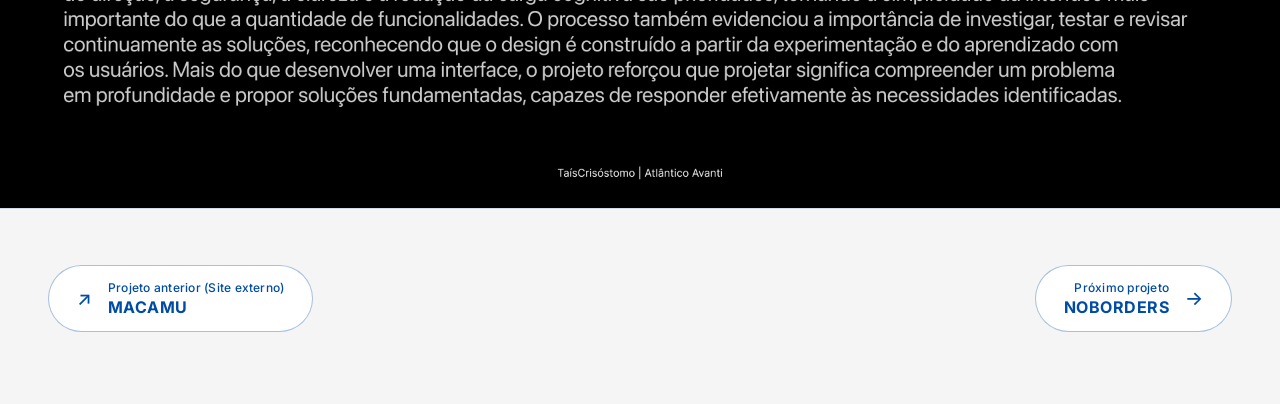
<file: prisma.html>
<!DOCTYPE html>
<html lang="pt-BR">
<head>
  <meta charset="UTF-8">
  <meta name="viewport" content="width=device-width, initial-scale=1.0">
  <title>PRISMA — Taís Crisóstomo</title>
  <link rel="icon" type="image/png" href="assets/favicon/favicon.png">
  <link href="https://fonts.googleapis.com/css2?family=Inter:wght@500;600;700&display=swap" rel="stylesheet">
  <link rel="stylesheet" href="projeto.css">
</head>
<body>

  <header class="top-bar">
    <a href="index.html#projetos" class="btn-back">← Voltar ao portfólio</a>
    <span class="project-badge">PRISMA (2025)</span>
  </header>

 <main class="case-container">
    <img src="assets/cases/prisma/prisma-01.png" alt="PRISMA - Parte 1" class="case-slice">
    <img src="assets/cases/prisma/prisma-02.png" alt="PRISMA - Parte 2" class="case-slice" loading="lazy">
    <img src="assets/cases/prisma/prisma-03.png" alt="PRISMA - Parte 3" class="case-slice" loading="lazy">
    <img src="assets/cases/prisma/prisma-04.png" alt="PRISMA - Parte 4" class="case-slice" loading="lazy">
    <img src="assets/cases/prisma/prisma-05.png" alt="PRISMA - Parte 5" class="case-slice" loading="lazy">
    <img src="assets/cases/prisma/prisma-06.png" alt="PRISMA - Parte 6" class="case-slice" loading="lazy">
    <img src="assets/cases/prisma/prisma-07.png" alt="PRISMA - Parte 7" class="case-slice" loading="lazy">
    <img src="assets/cases/prisma/prisma-08.png" alt="PRISMA - Parte 8" class="case-slice" loading="lazy">
    <img src="assets/cases/prisma/prisma-09.png" alt="PRISMA - Parte 9" class="case-slice" loading="lazy">
    <img src="assets/cases/prisma/prisma-10.png" alt="PRISMA - Parte 10" class="case-slice" loading="lazy">
    <img src="assets/cases/prisma/prisma-11.png" alt="PRISMA - Parte 11" class="case-slice" loading="lazy">
  </main>
  
<footer class="bottom-nav">
    <a href="https://transplante.virtual.ufc.br/guia/" target="_blank" rel="noopener" class="nav-btn prev">
      <span class="nav-arrow">↗</span>
      <div class="nav-text">
        <span class="nav-label">Projeto anterior (Site externo)</span>
        <span class="nav-title">MACAMU</span>
      </div>
    </a>

    <a href="noborders.html" class="nav-btn next">
      <div class="nav-text">
        <span class="nav-label">Próximo projeto</span>
        <span class="nav-title">NOBORDERS</span>
      </div>
      <span class="nav-arrow">→</span>
    </a>
  </footer>
  </footer>

</body>
</html>
</file>
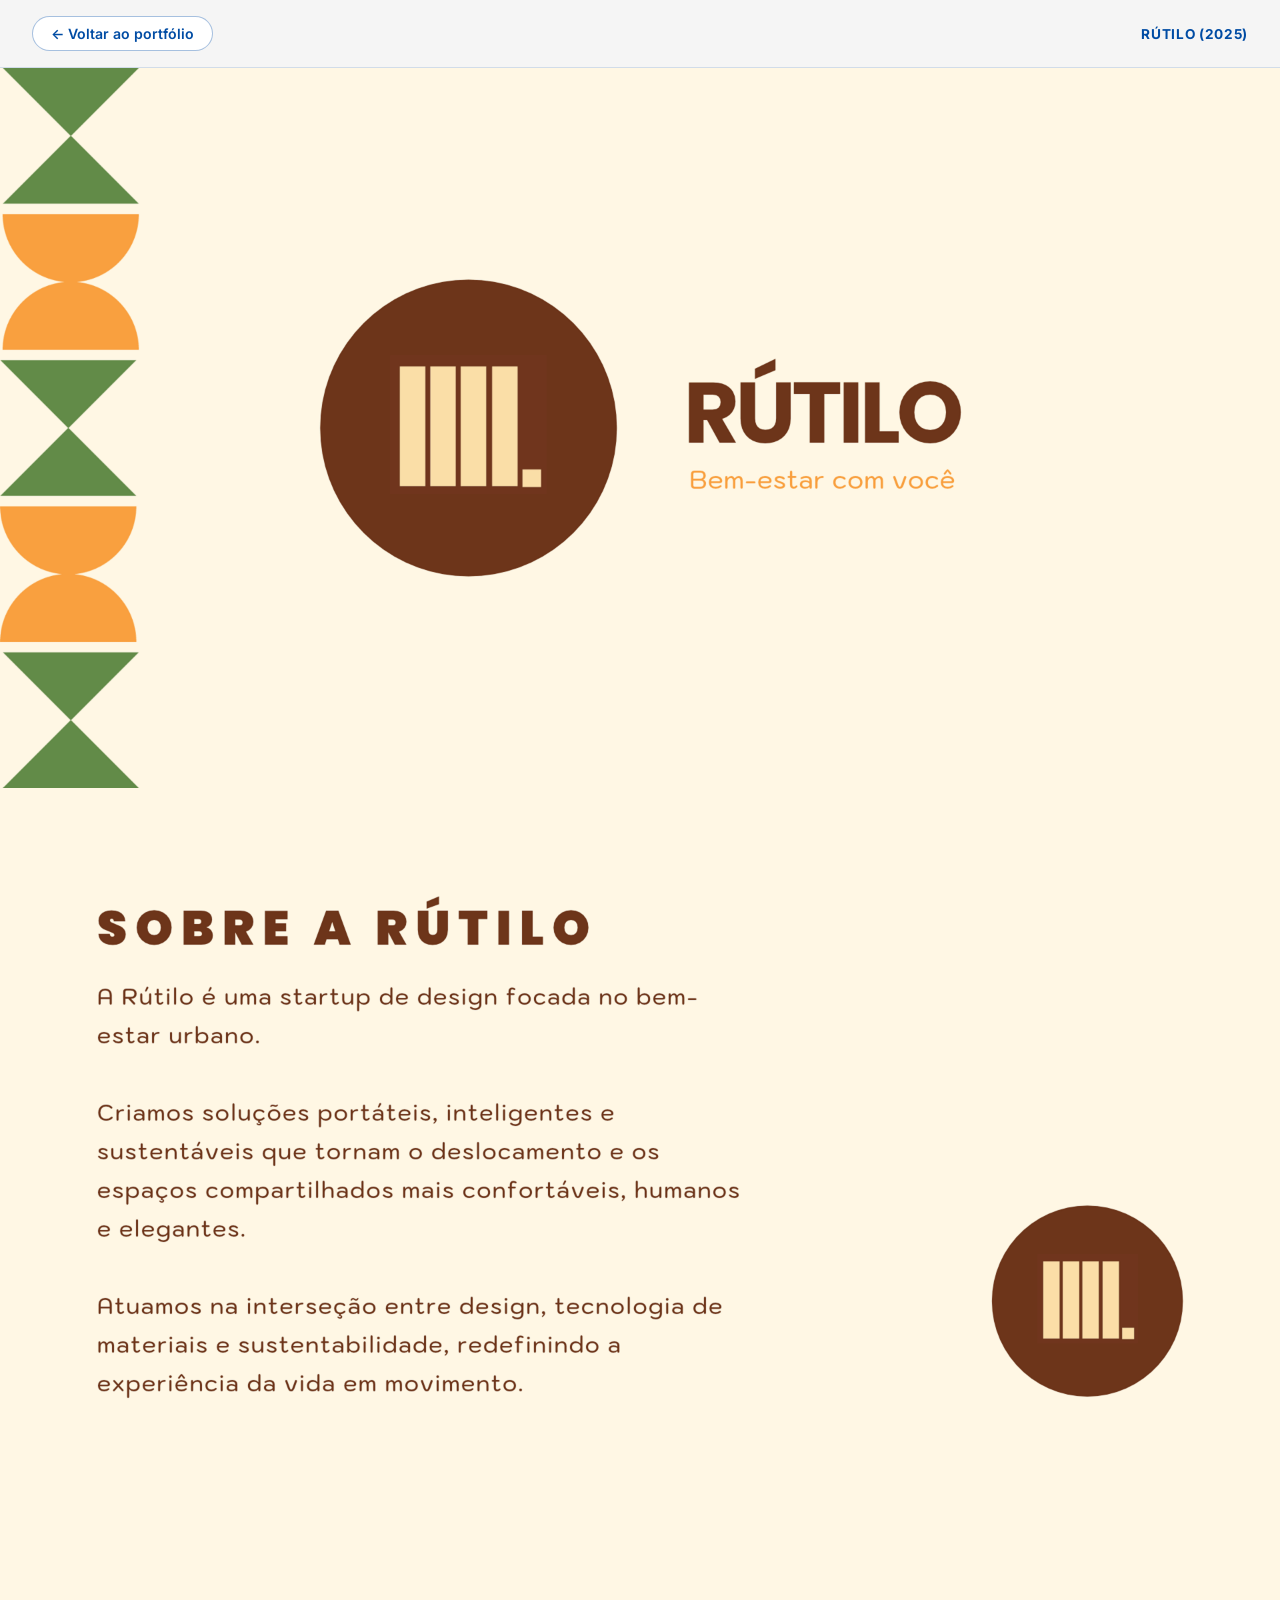
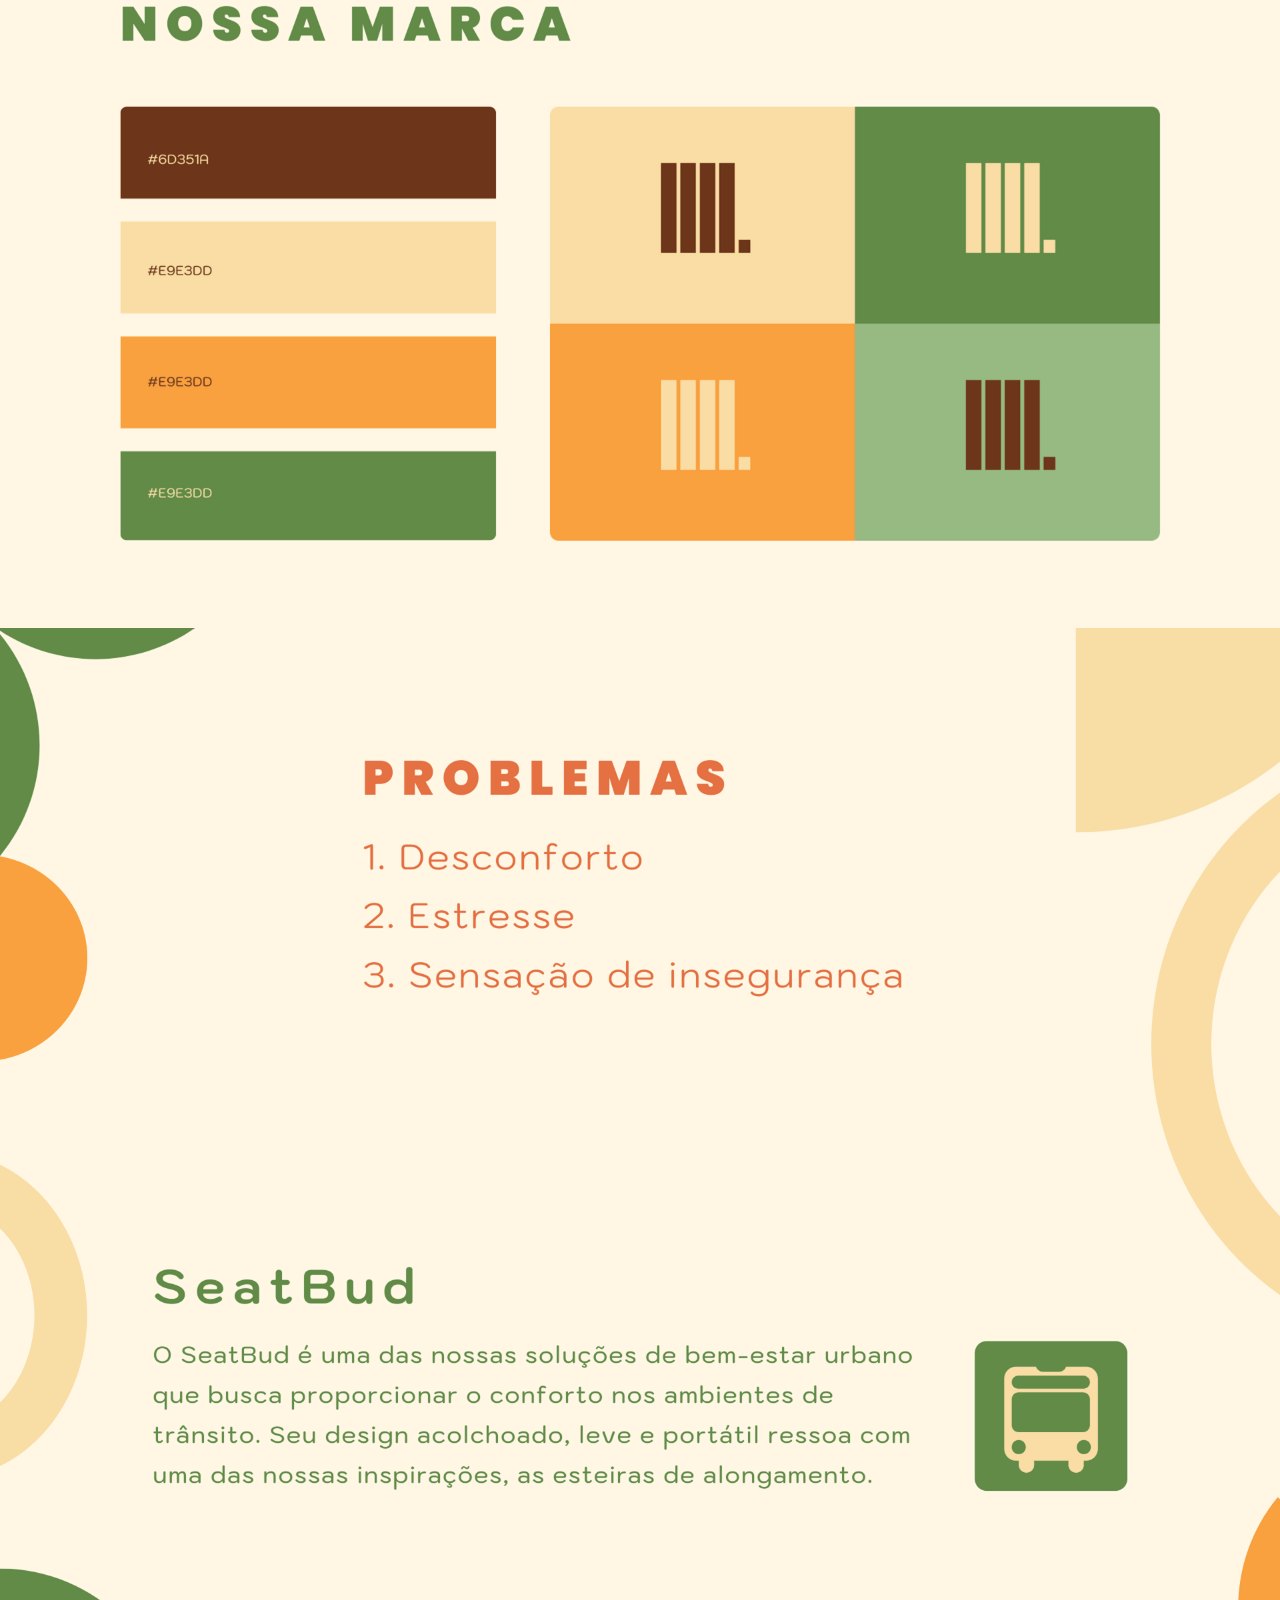
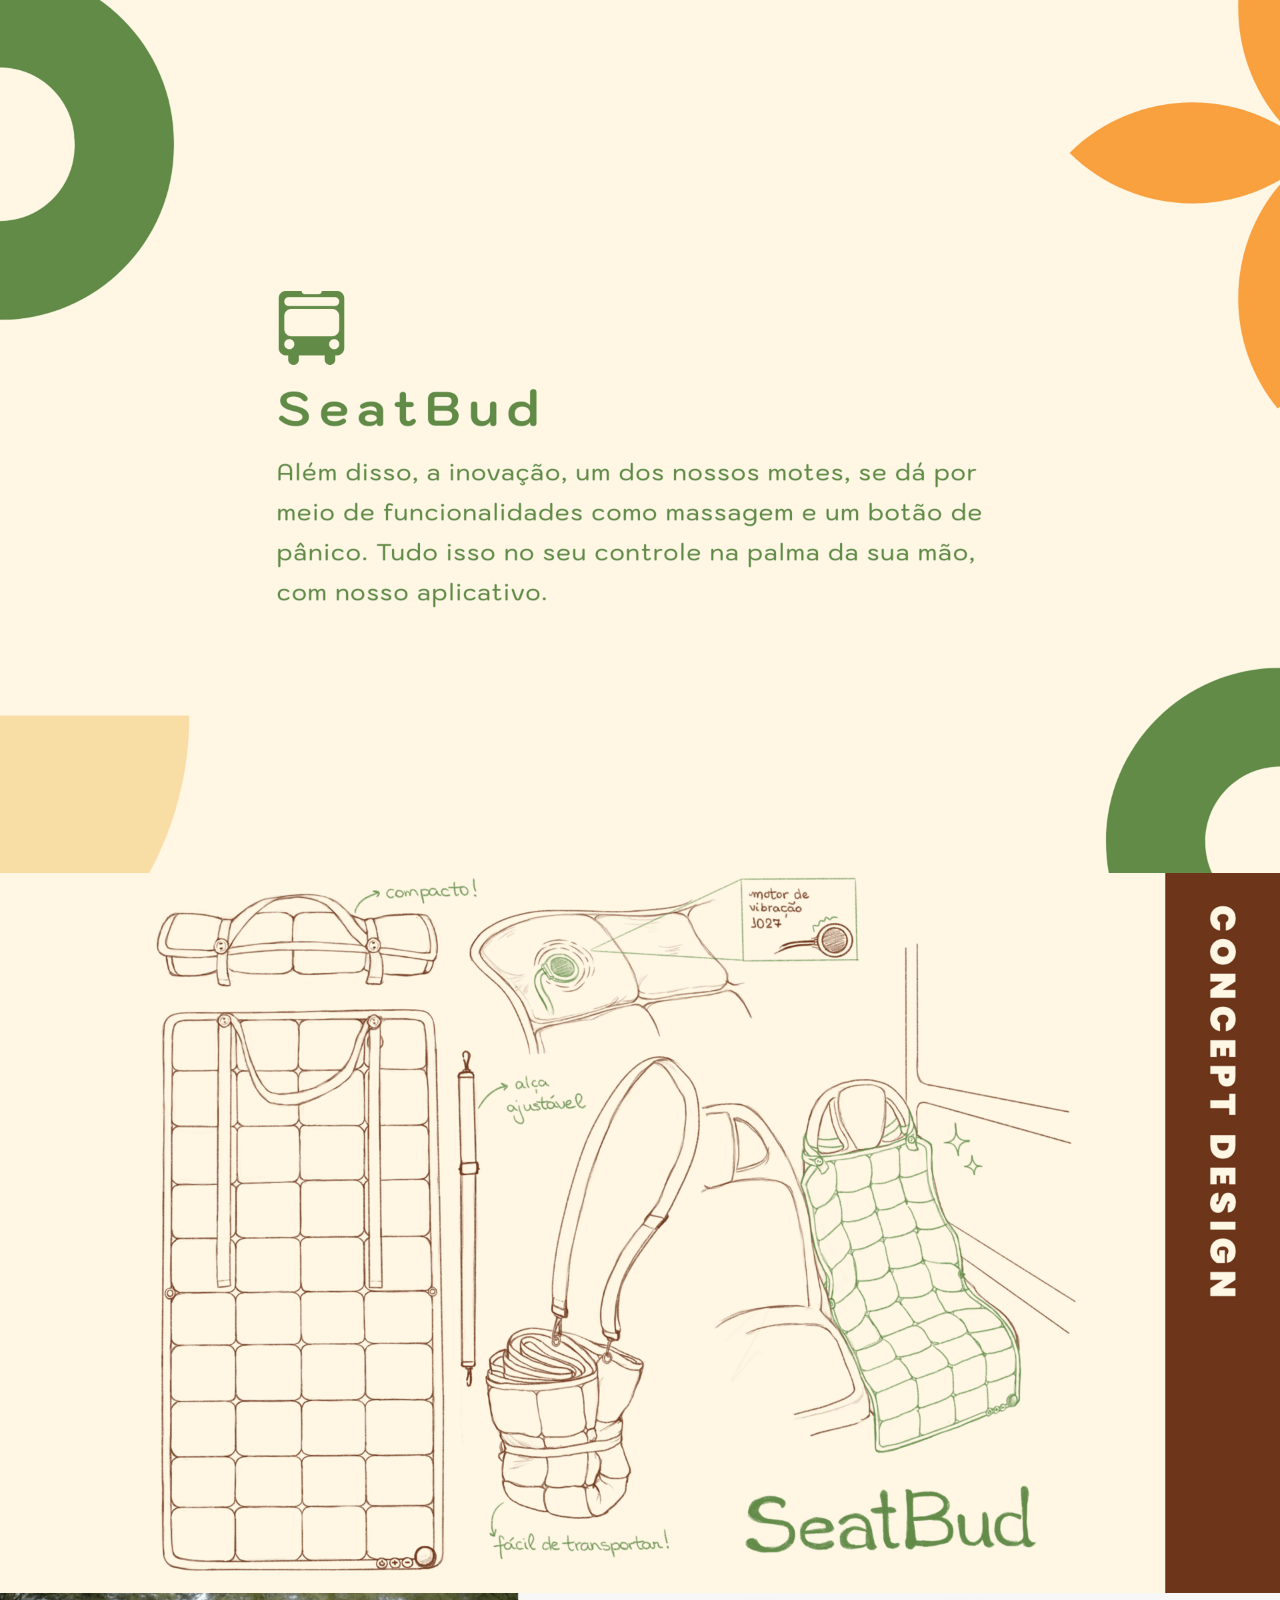
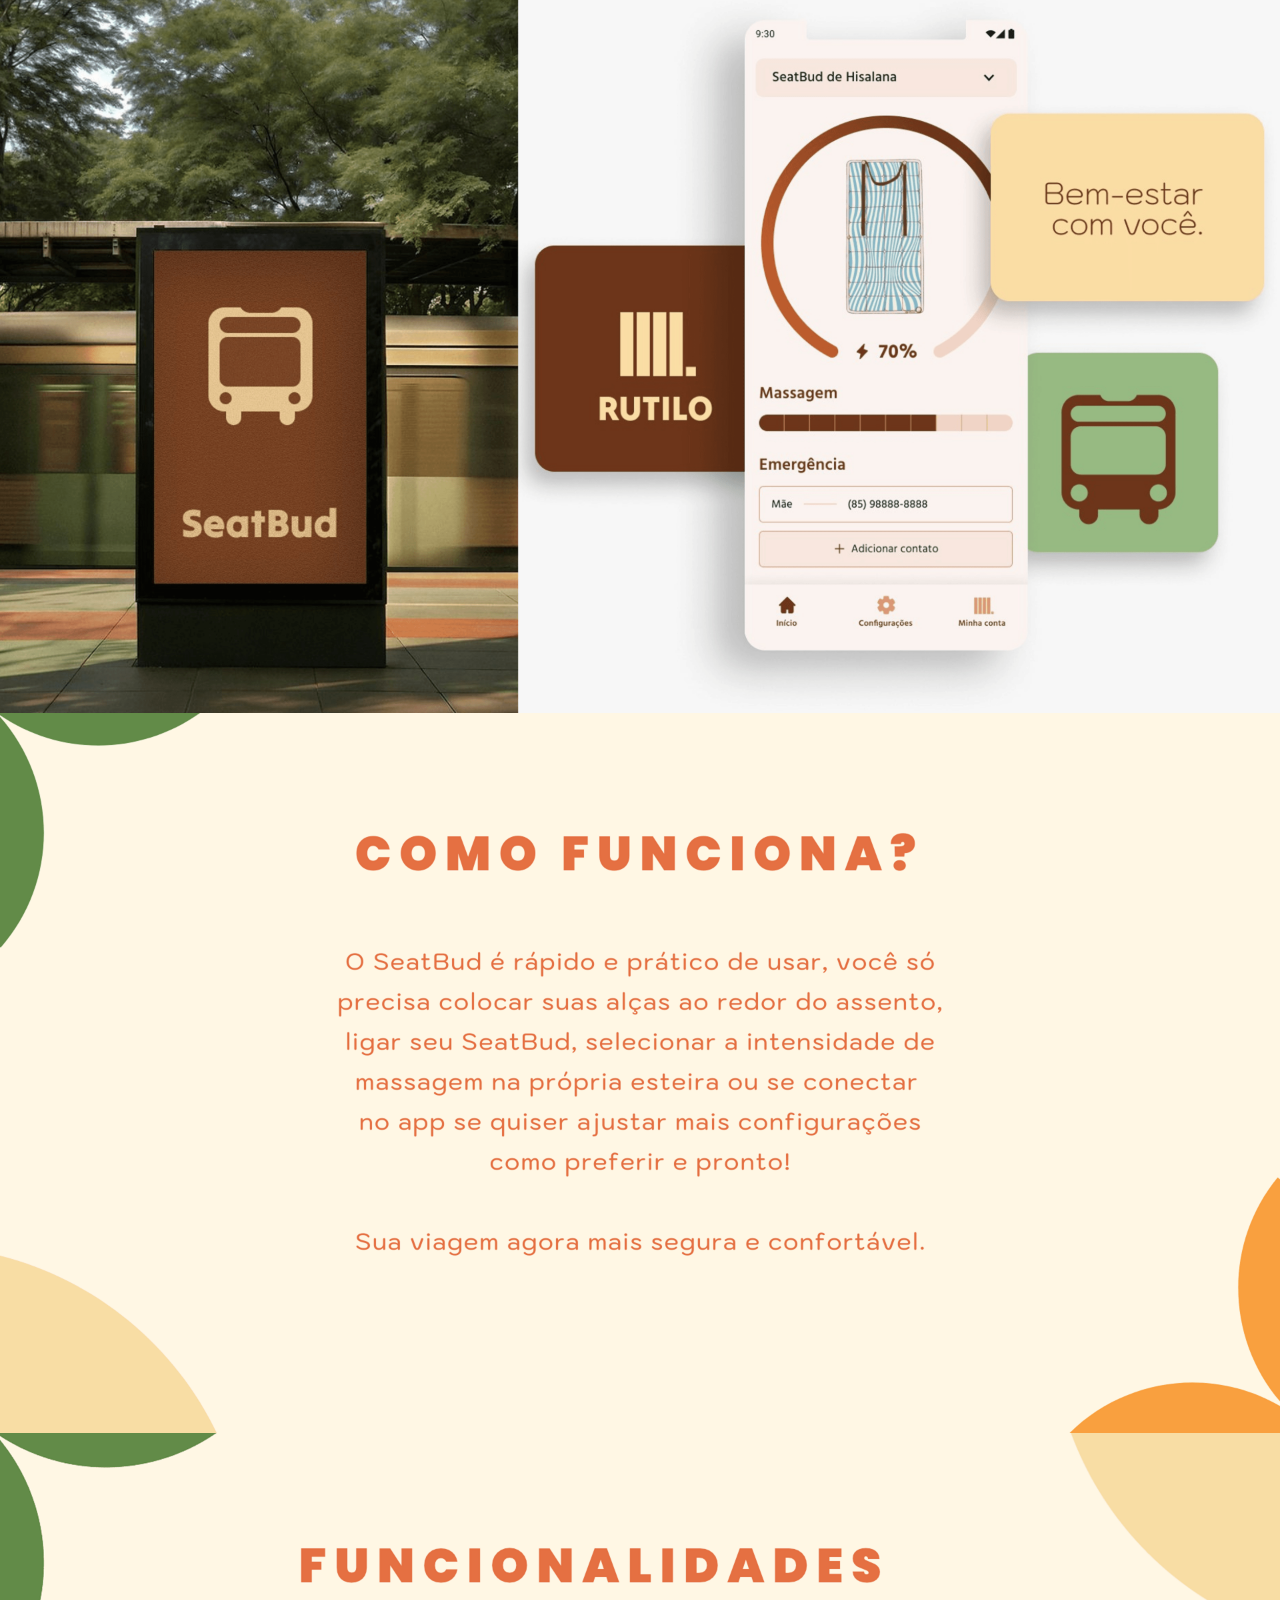
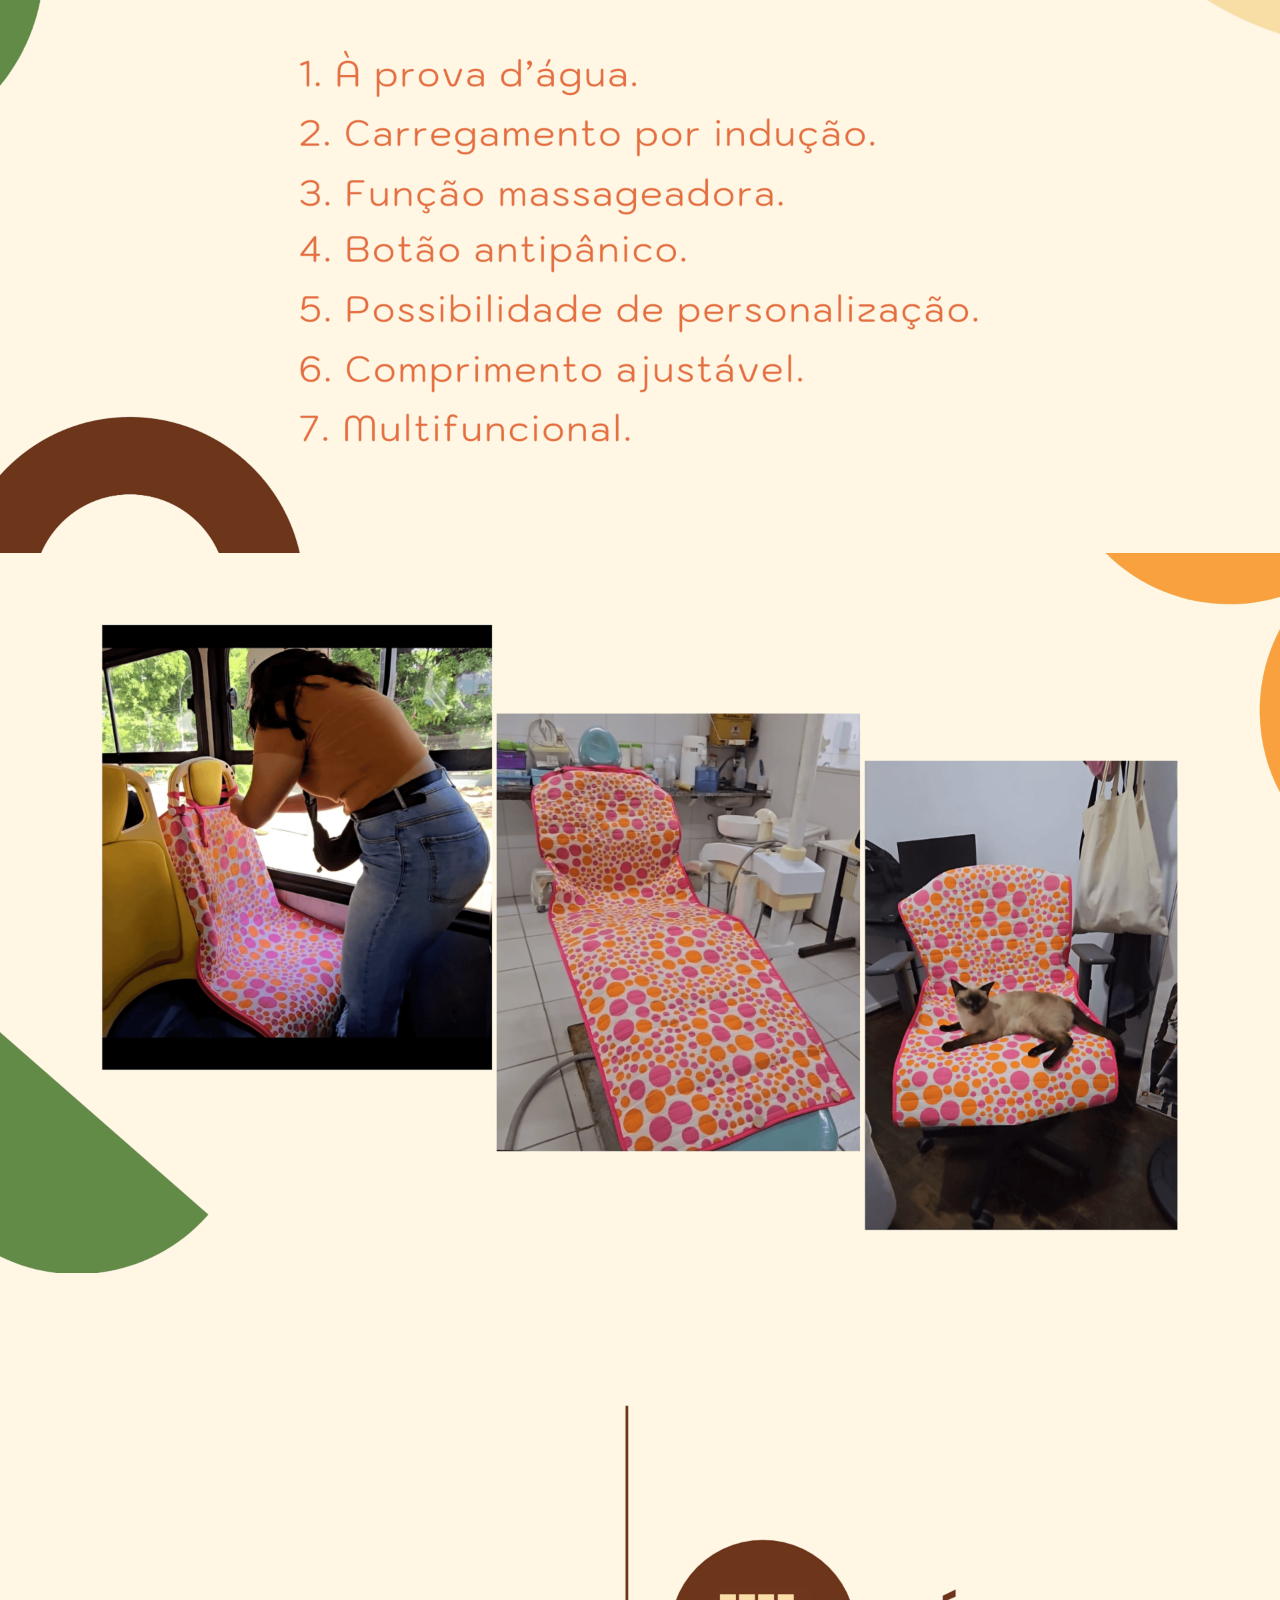
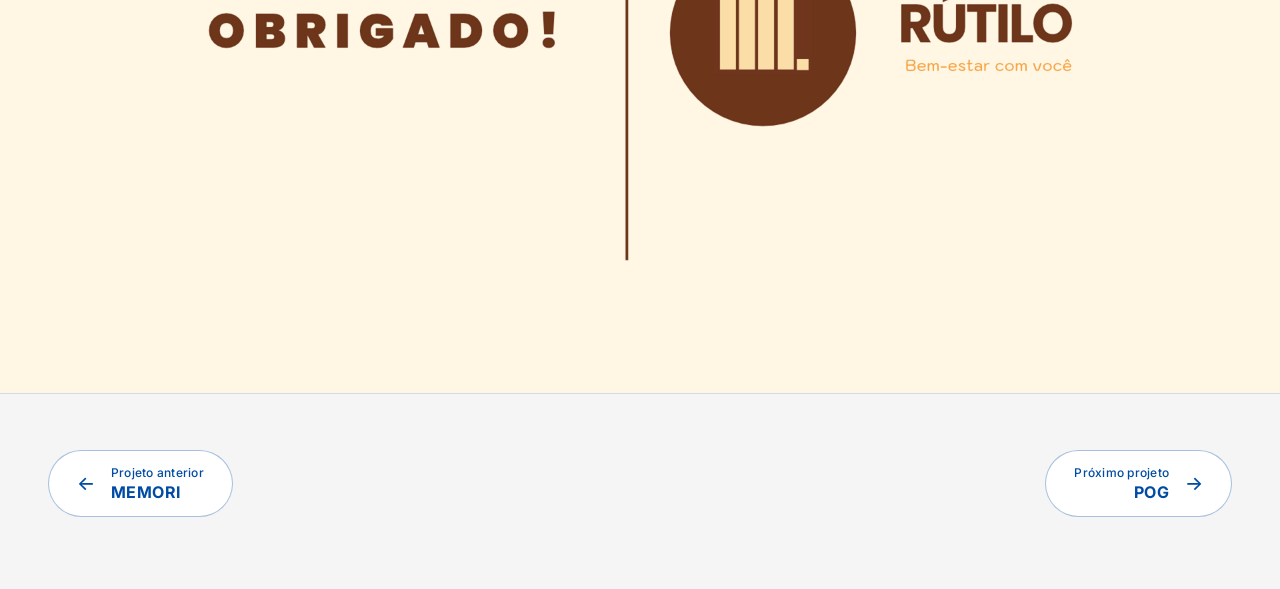
<file: rutilo.html>
<!DOCTYPE html>
<html lang="pt-BR">
<head>
  <meta charset="UTF-8">
  <meta name="viewport" content="width=device-width, initial-scale=1.0">
  <title>RÚTILO — Taís Crisóstomo</title>
  <link rel="icon" type="image/png" href="assets/favicon/favicon.png">
  <link href="https://fonts.googleapis.com/css2?family=Inter:wght@500;600;700&display=swap" rel="stylesheet">
  <link rel="stylesheet" href="projeto.css">
  <style>
    /* Opcional: personalize aqui se o RÚTILO tiver fundo claro ou outra cor */
    :root {
      --page-bg: #000000;
      --bar-bg: rgba(0, 0, 0, 0.85);
      --text-color: #FFFFFF;
      --text-muted: rgba(255, 255, 255, 0.55);
      --border-color: rgba(255, 255, 255, 0.12);
      --btn-bg: rgba(255, 255, 255, 0.05);
      --btn-hover-bg: rgba(255, 255, 255, 0.12);
      --btn-hover-border: rgba(255, 255, 255, 0.35);
    }
  </style>
</head>
<body>

  <header class="top-bar">
    <a href="index.html#projetos" class="btn-back">← Voltar ao portfólio</a>
    <span class="project-badge">RÚTILO (2025)</span>
  </header>

  <main class="case-container">
    <img src="assets/cases/rutilo/rutilo-01.png" alt="RÚTILO - Parte 1" class="case-slice">
    <img src="assets/cases/rutilo/rutilo-02.png" alt="RÚTILO - Parte 2" class="case-slice" loading="lazy">
    <img src="assets/cases/rutilo/rutilo-03.png" alt="RÚTILO - Parte 3" class="case-slice" loading="lazy">
    <img src="assets/cases/rutilo/rutilo-04.png" alt="RÚTILO - Parte 4" class="case-slice" loading="lazy">
    <img src="assets/cases/rutilo/rutilo-05.png" alt="RÚTILO - Parte 5" class="case-slice" loading="lazy">
    <img src="assets/cases/rutilo/rutilo-06.png" alt="RÚTILO - Parte 6" class="case-slice" loading="lazy">
    <img src="assets/cases/rutilo/rutilo-07.png" alt="RÚTILO - Parte 7" class="case-slice" loading="lazy">
    <img src="assets/cases/rutilo/rutilo-08.png" alt="RÚTILO - Parte 8" class="case-slice" loading="lazy">
    <img src="assets/cases/rutilo/rutilo-09.png" alt="RÚTILO - Parte 9" class="case-slice" loading="lazy">
    <img src="assets/cases/rutilo/rutilo-10.png" alt="RÚTILO - Parte 10" class="case-slice" loading="lazy">
  </main>
  
<footer class="bottom-nav">
    <a href="memori.html" class="nav-btn prev">
      <span class="nav-arrow">←</span>
      <div class="nav-text">
        <span class="nav-label">Projeto anterior</span>
        <span class="nav-title">MEMORI</span>
      </div>
    </a>

    <a href="pog.html" class="nav-btn next">
      <div class="nav-text">
        <span class="nav-label">Próximo projeto</span>
        <span class="nav-title">POG</span>
      </div>
      <span class="nav-arrow">→</span>
    </a>
  </footer>

</body>
</html>
</file>
<file: style.css>
:root {
  --bg-color: #F4F6F9;
  --primary-blue: #0047AB;
  --text-dark: #1E242B;
}

* {
  margin: 0;
  padding: 0;
  box-sizing: border-box;
}

html {
  scroll-behavior: smooth;
}

body {
  background-color: var(--bg-color);
  color: var(--primary-blue);
  font-family: 'Inter', sans-serif;
  line-height: 1.5;
  -webkit-font-smoothing: antialiased;
}

.container {
  width: 100%;
  max-width: 1240px;
  margin: 0 auto;
  padding: 0 48px;
}

/* Wrapper que limita o sticky apenas até o início de Experiências */
.hero-wrapper {
  position: relative;
}

/* Navbar */
.navbar {
  position: sticky;
  top: 0;
  z-index: 100;
  padding: 28px 0;
  background-color: rgba(244, 246, 249, 0.85);
  backdrop-filter: blur(8px);
}

.nav-content {
  display: flex;
  justify-content: space-between;
  align-items: center;
}

.nav-brand {
  text-decoration: none;
  color: var(--primary-blue);
  font-size: 1.05rem;
  font-weight: 600;
  letter-spacing: -0.01em;
}

.nav-links {
  display: flex;
  align-items: center;
  gap: 32px;
}

.nav-links a {
  text-decoration: none;
  color: var(--primary-blue);
  font-size: 1rem;
  font-weight: 500;
  transition: opacity 0.2s;
}

.nav-links a:hover {
  opacity: 0.65;
}

@media (max-width: 600px) {
  .nav-links {
    gap: 18px;
  }
  .nav-brand,
  .nav-links a {
    font-size: 0.9rem;
  }
}

/* Hero */
.hero {
  padding: 48px 0 80px;
}

.hero-top {
  display: flex;
  justify-content: space-between;
  align-items: flex-start;
  margin-bottom: 48px;
}

.avatar {
  width: 96px;
  height: auto;
}

.tag-portfolio {
  font-weight: 900;
  font-size: 1.6rem;
  line-height: 1.05;
  letter-spacing: -0.02em;
}

.hero-title {
  font-size: clamp(3.5rem, 8.5vw, 6.5rem);
  font-weight: 900;
  line-height: 0.94;
  letter-spacing: -0.03em;
  margin-bottom: 30px;
}

/* Subtítulo sem itálico e com +50px abaixo antes da seta */
.hero-subtitle {
  font-style: normal;
  font-size: 1.25rem;
  font-weight: 500;
  min-height: 1.875rem; /* Evita que a seta pule enquanto digita */
  margin-bottom: 90px;
}

.cursor {
  display: inline-block;
  margin-left: 2px;
  font-weight: 400;
  animation: blink 0.8s infinite;
}

@keyframes blink {
  0%, 49% { opacity: 1; }
  50%, 100% { opacity: 0; }
}

.scroll-down {
  display: inline-flex;
  align-items: center;
  justify-content: center;
  width: 34px;
  height: 34px;
  border: 1.5px solid var(--primary-blue);
  border-radius: 50%;
  color: var(--primary-blue);
  text-decoration: none;
  font-size: 1rem;
  transition: transform 0.2s, background-color 0.2s, color 0.2s;
}

.scroll-down:hover {
  transform: translateY(3px);
  background-color: var(--primary-blue);
  color: var(--bg-color);
}

/* Seções */
.section {
  padding: 64px 0;
}

.section-header {
  margin-bottom: 40px;
}

.section-label {
  display: block;
  font-size: 0.95rem;
  font-weight: 600;
  color: var(--primary-blue);
  line-height: 1.1;
  margin-bottom: 2px;
}

.section-title {
  font-size: 2.35rem;
  font-weight: 800;
  color: var(--primary-blue);
  line-height: 1.05;
  letter-spacing: -0.02em;
}

/* Experiências */
.exp-list {
  display: flex;
  flex-direction: column;
  gap: 50px;
}

.exp-item {
  display: flex;
  justify-content: space-between;
  align-items: flex-start;
  gap: 50px;
}

.exp-info h3 {
  font-size: 1.25rem;
  font-weight: 600;
  color: var(--primary-blue);
  margin-bottom: 8px;
}

.exp-info p {
  font-size: 1.05rem;
  line-height: 1.6;
  color: var(--text-dark);
  max-width: 840px;
}

.exp-year {
  font-size: 1.05rem;
  font-weight: 500;
  color: var(--primary-blue);
  white-space: nowrap;
}

/* Lista de Projetos */
.projects-list {
  display: flex;
  flex-direction: column;
  gap: 8px;
}

.project-card {
  display: flex;
  align-items: center;
  gap: 24px;
  padding: 20px;
  margin: 0 -20px; /* Compensa o padding para alinhar o conteúdo exatamente com as bordas esquerda e direita da página */
  border-radius: 20px;
  text-decoration: none;
  color: inherit;
  transition: background-color 0.25s ease, transform 0.25s ease;
}

.project-card:hover {
  background-color: rgba(0, 71, 171, 0.05);
  transform: scale(1.015); /* Aumenta o card inteiro suavemente no hover */
}

.project-icon {
  width: 88px;
  height: 88px;
  border-radius: 20px;
  object-fit: cover;
  flex-shrink: 0;
  display: block;
}

.project-info {
  flex: 1; /* Faz o texto ocupar toda a largura disponível até a margem direita */
}

.project-info h3 {
  font-size: 1.05rem;
  font-weight: 800;
  color: var(--primary-blue);
  letter-spacing: -0.01em;
  margin-bottom: 2px;
}

.project-year {
  display: block;
  font-size: 0.65rem;
  font-weight: 600;
  color: var(--primary-blue);
  opacity: 0.85;
  margin-bottom: 8px;
}

.project-info p {
  font-size: 0.95rem;
  line-height: 1.5;
  color: #1e293b;
  margin: 0;
}

/* Ajuste responsivo para celular */
@media (max-width: 600px) {
  .project-card {
    align-items: flex-start;
    gap: 16px;
    padding: 16px;
    margin: 0 -16px;
  }

  .project-icon {
    width: 68px;
    height: 68px;
    border-radius: 16px;
  }
}

/* Seção Contato */
.contact-section {
  border-top: 1px solid rgba(0, 71, 171, 0.14);
  margin-top: 32px;
  padding-top: 64px;
  padding-bottom: 48px;
}

.contact-section .section-header {
  margin-bottom: 24px;
}

.contact-desc {
  font-size: 0.95rem;
  font-weight: 400;
  color: var(--text-dark);
  margin-bottom: 32px;
}

.contact-pills {
  display: flex;
  flex-wrap: wrap;
  gap: 16px;
}

.contact-pill {
  display: inline-flex;
  align-items: center;
  gap: 10px;
  padding: 12px 24px;
  border: 1.5px solid var(--primary-blue);
  border-radius: 999px;
  color: var(--primary-blue);
  text-decoration: none;
  font-size: 0.95rem;
  font-weight: 500;
  transition: background-color 0.2s ease, color 0.2s ease, transform 0.2s ease;
}

.contact-pill:hover {
  background-color: var(--primary-blue);
  color: var(--bg-color);
  transform: translateY(-2px);
}

.pill-arrow {
  font-size: 0.95rem;
  line-height: 1;
}

/* Footer */
.footer {
  padding: 36px 48px 48px;
  text-align: center;
  font-size: 0.85rem;
  font-weight: 500;
  color: var(--primary-blue);
}

@media (max-width: 768px) {
  .container {
    padding: 0 24px;
  }
  .exp-item {
    flex-direction: column;
    gap: 4px;
  }
  .project-card {
    flex-direction: column;
    gap: 14px;
  }
  .contact-pills {
    flex-direction: column;
  }
  .contact-pill {
    justify-content: space-between;
  }
}

.project-tag {
  display: inline-block;
  font-size: 0.65rem;
  font-weight: 600;
  text-transform: uppercase;
  letter-spacing: 0.08em;
  color: #0047AB;
  margin-bottom: 4px;
}
</file>
<file: projeto.css>
* {
  margin: 0;
  padding: 0;
  box-sizing: border-box;
}

body {
  background-color: #F5F5F5;
  font-family: 'Inter', sans-serif;
  color: #111827;
}

/* Barra superior fixa */
.top-bar {
  position: sticky;
  top: 0;
  z-index: 100;
  background: rgba(245, 245, 245, 0.92);
  backdrop-filter: blur(12px);
  padding: 16px 32px;
  display: flex;
  justify-content: space-between;
  align-items: center;
  border-bottom: 1px solid rgba(0, 76, 164, 0.15);
}

.btn-back {
  display: inline-flex;
  align-items: center;
  gap: 8px;
  padding: 8px 18px;
  background-color: #FFFFFF;
  color: #004CA4;
  border: 1px solid rgba(0, 76, 164, 0.35);
  border-radius: 999px;
  text-decoration: none;
  font-size: 0.88rem;
  font-weight: 600;
  transition: all 0.2s ease;
}

.btn-back:hover {
  background-color: rgba(0, 76, 164, 0.08);
  border-color: #004CA4;
  transform: translateX(-2px);
}

.project-badge {
  font-size: 0.85rem;
  font-weight: 700;
  letter-spacing: 0.05em;
  color: #004CA4;
}

/* Container das imagens do case em largura total */
.case-container {
  width: 100%;
  background-color: #F5F5F5;
}

.case-slice {
  display: block;
  width: 100%;
  height: auto;
}

/* Rodapé de navegação entre projetos */
.bottom-nav {
  width: 100%;
  background-color: #F5F5F5;
  padding: 56px 48px 72px;
  display: flex;
  justify-content: space-between;
  align-items: center;
  border-top: 1px solid rgba(0, 76, 164, 0.15);
}

/* Botões estilo Contato (borda azul + hover azul leve) */
.nav-btn {
  display: inline-flex;
  align-items: center;
  gap: 16px;
  padding: 14px 28px;
  background-color: #FFFFFF;
  border: 1px solid rgba(0, 76, 164, 0.35);
  border-radius: 999px;
  text-decoration: none;
  color: #004CA4;
  transition: all 0.25s ease;
}

.nav-btn:hover {
  background-color: rgba(0, 76, 164, 0.08);
  border-color: #004CA4;
  transform: translateY(-2px);
}

.nav-text {
  display: flex;
  flex-direction: column;
  gap: 2px;
}

.nav-btn.next .nav-text {
  text-align: right;
}

.nav-label {
  font-size: 0.75rem;
  font-weight: 500;
  color: #004CA4;
  letter-spacing: 0.02em;
}

.nav-title {
  font-size: 1rem;
  font-weight: 700;
  color: #004CA4;
  letter-spacing: 0.03em;
}

.nav-arrow {
  font-size: 1.2rem;
  font-weight: 500;
  color: #004CA4;
  transition: transform 0.25s ease;
}

.nav-btn.prev:hover .nav-arrow {
  transform: translateX(-4px);
}

.nav-btn.next:hover .nav-arrow {
  transform: translateX(4px);
}

/* Responsivo para celular */
@media (max-width: 600px) {
  .top-bar {
    padding: 12px 16px;
  }

  .bottom-nav {
    padding: 40px 20px 56px;
    flex-direction: column;
    gap: 14px;
  }

  .nav-btn {
    width: 100%;
    justify-content: space-between;
  }

  .nav-btn.next .nav-text {
    text-align: left;
  }
}
</file>
